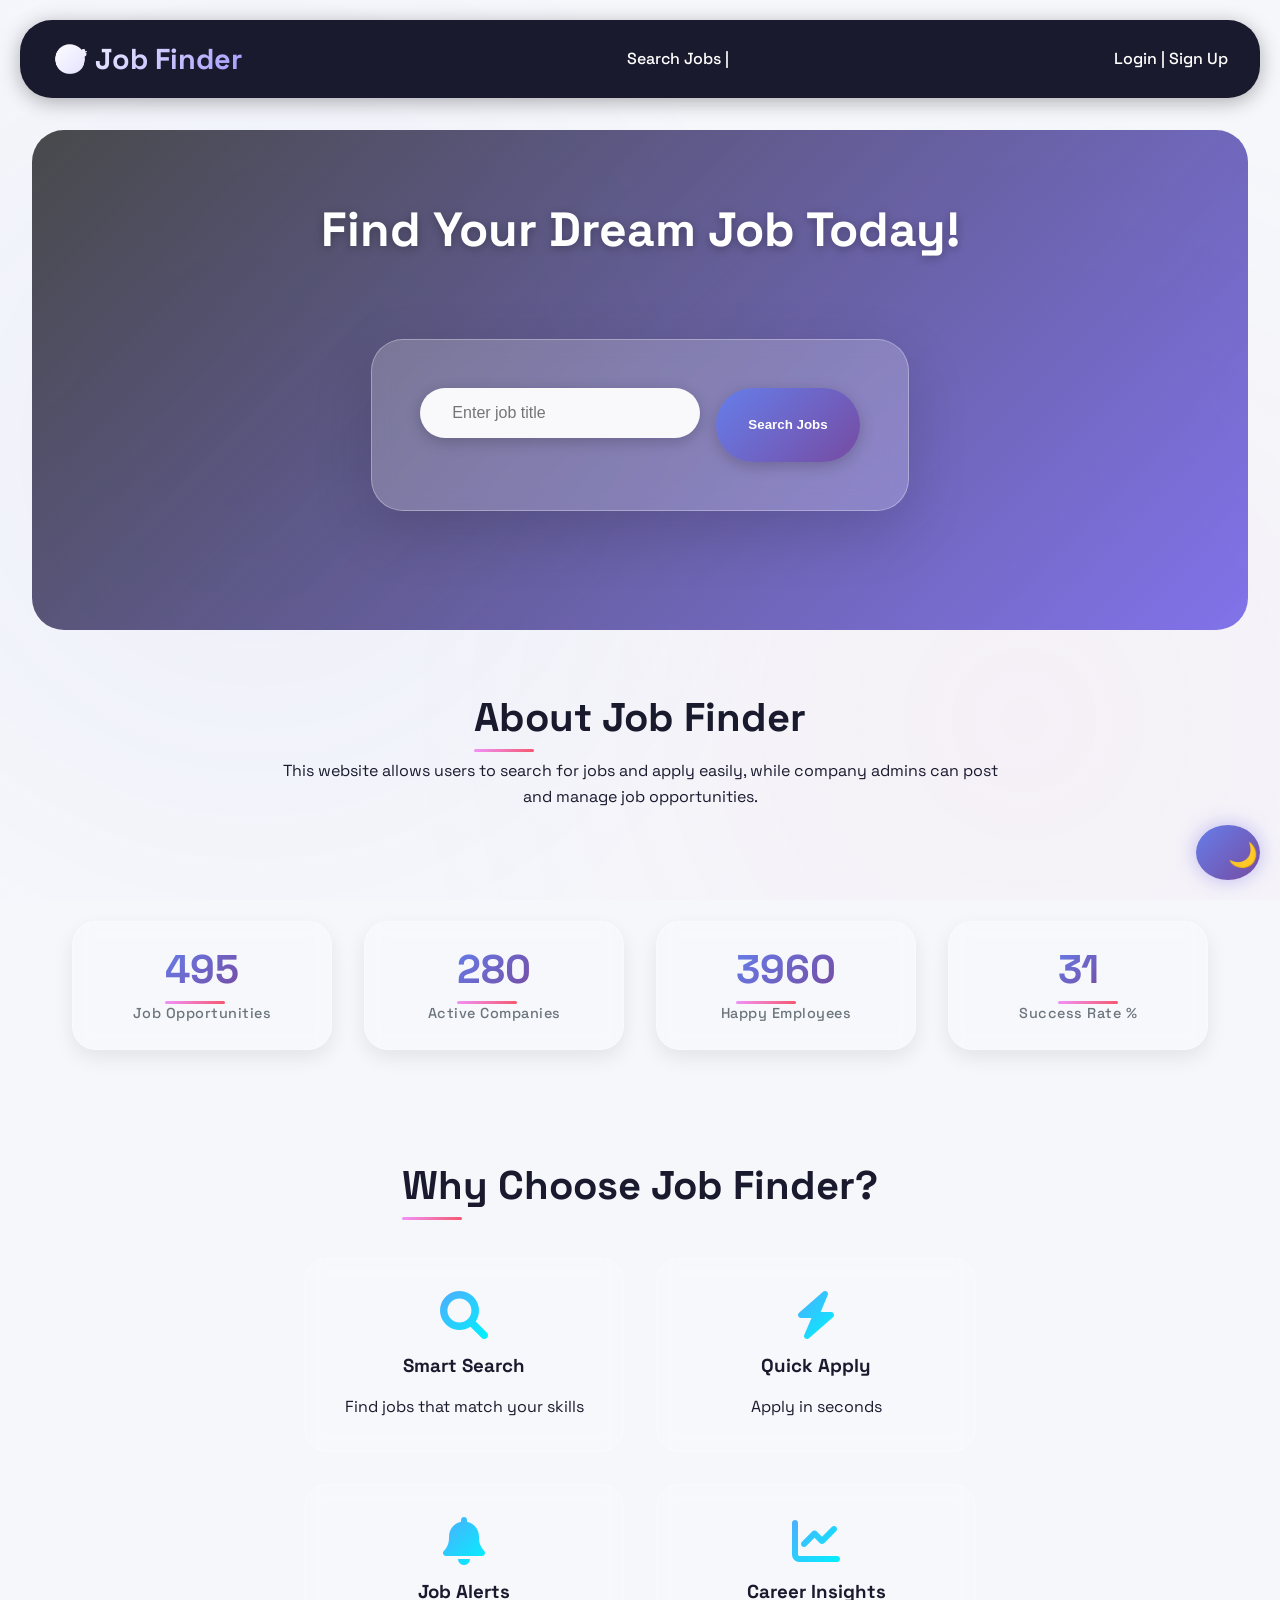
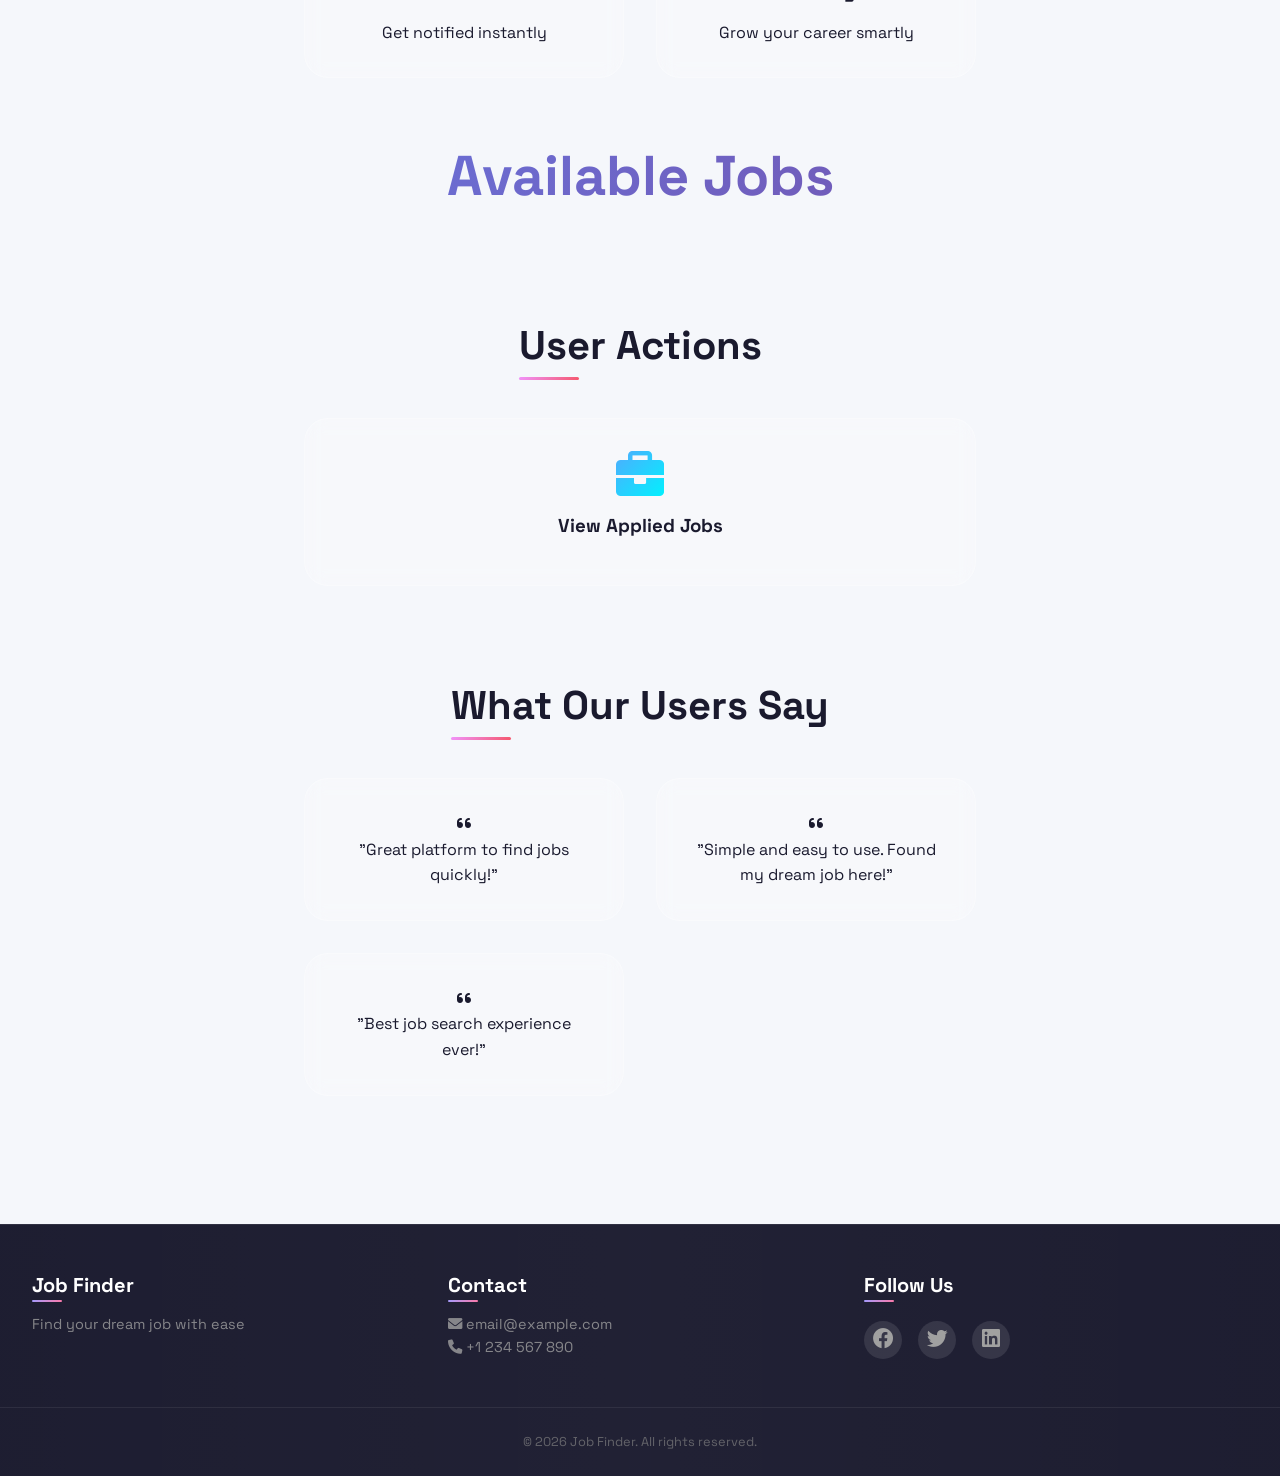
<file: index.html>
<!DOCTYPE html>
<html lang="en">

<head>
  <meta charset="UTF-8">
  <meta name="viewport" content="width=device-width, initial-scale=1.0">
  <title>Job Finder</title>

  <link rel="stylesheet" href="style/style2.css">
  <script src="js/index.js" defer></script>
  <script src="js/common.js" defer></script>
  <link rel="stylesheet" href="https://cdnjs.cloudflare.com/ajax/libs/font-awesome/6.0.0/css/all.min.css">
</head>

<body>

  <nav>
    <div class="nav-container">
      <div class="logo">
        <a href="index.html">🎯 Job Finder</a>
      </div>
    <div class="nav-links">
      <a href="job-Search.html"> Search Jobs |</a>
      <a href="my-applications.html" id="userNavLink" style="display: none;"> My Applications |</a>
      <a href="applied_jobs.html" id="adminNavLink" style="display: none;"> Candidates |</a>
      <a href="admin_dashboard.html" id="adminDashboardNav" style="display: none;"> Admin Dashboard |</a>
      <a href="admin-jobs.html" id="adminJobsNav" style="display: none;"> Manage Jobs |</a>
    </div>
      <div id="authArea" class="auth">
        <a href="login.html" class="login">Login | </a>
        <a href="signup.html" class="signup"> Sign Up</a>
      </div>
    </div>
  </nav>
  <header class="hero">
    <h1>Find Your Dream Job Today!</h1>

    <form action="job-Search.html" class="hero-search">
      <input type="text" placeholder="Enter job title">
      <button type="submit">Search Jobs</button>
    </form>
  </header>

  <section class="about">
    <h2>About Job Finder</h2>
    <p>This website allows users to search for jobs and apply easily, while company admins can post and manage job
      opportunities.</p>
  </section>

  <section class="stats">
    <div class="stat">
      <h2 class="counter" data-target="1500">0</h2>
      <p>Job Opportunities</p>
    </div>
    <div class="stat">
      <h2 class="counter" data-target="850">0</h2>
      <p>Active Companies</p>
    </div>
    <div class="stat">
      <h2 class="counter" data-target="12000">0</h2>
      <p>Happy Employees</p>
    </div>
    <div class="stat">
      <h2 class="counter" data-target="95">0</h2>
      <p>Success Rate %</p>
    </div>
  </section>

  <section class="features">
    <h2>Why Choose Job Finder?</h2>

    <div class="features-container">

      <div class="feature">
        <i class="fas fa-search"></i>
        <h3>Smart Search</h3>
        <p>Find jobs that match your skills</p>
      </div>

      <div class="feature">
        <i class="fas fa-bolt"></i>
        <h3>Quick Apply</h3>
        <p>Apply in seconds</p>
      </div>

      <div class="feature">
        <i class="fas fa-bell"></i>
        <h3>Job Alerts</h3>
        <p>Get notified instantly</p>
      </div>

      <div class="feature">
        <i class="fas fa-chart-line"></i>
        <h3>Career Insights</h3>
        <p>Grow your career smartly</p>
      </div>

    </div>
  </section>

  <h1>Available Jobs</h1>
  <section class="job-list"></section>
  <section class="actions">
    <h2>User Actions</h2>

    <div class="actions-container">
      <div class="action-card">
        <i class="fas fa-briefcase"></i>
        <h3>View Applied Jobs</h3>
        <a href="my-applications.html" id="userApplicationsLink" style="display: none;">Go →</a>
        <a href="applied_jobs.html" id="adminApplicationsLink" style="display: none;">Go →</a>
      </div>
      <div class="action-card admin-only-card" id="adminActionsCard" style="display: none;">
            <i class="fas fa-user-shield"></i>
            <h3>Admin Actions</h3>
            <a href="admin_dashboard.html">Go to Dashboard →</a>
      </div>
    </div>
  </section>

  <script>
    (function() {
        const currentUser = JSON.parse(localStorage.getItem("currentUser"));
        
        const userLink = document.getElementById("userApplicationsLink");
        const adminLink = document.getElementById("adminApplicationsLink");
        const adminCard = document.getElementById("adminActionsCard");
        
        const userNavLink = document.getElementById("userNavLink");
        const adminNavLink = document.getElementById("adminNavLink");
        const adminDashboardNav = document.getElementById("adminDashboardNav");
        const adminJobsNav = document.getElementById("adminJobsNav");
        
        if (currentUser) {
            if (currentUser.accountType === "admin") {
                if (adminLink) adminLink.style.display = "inline-block";
                if (adminCard) adminCard.style.display = "block";
                if (userLink) userLink.style.display = "none";
                
                if (adminNavLink) adminNavLink.style.display = "inline-block";
                if (adminDashboardNav) adminDashboardNav.style.display = "inline-block";
                if (adminJobsNav) adminJobsNav.style.display = "inline-block";
                if (userNavLink) userNavLink.style.display = "none";
                
            } else {
                if (userLink) userLink.style.display = "inline-block";
                if (adminLink) adminLink.style.display = "none";
                if (adminCard) adminCard.style.display = "none";
                
                if (userNavLink) userNavLink.style.display = "inline-block";
                if (adminNavLink) adminNavLink.style.display = "none";
                if (adminDashboardNav) adminDashboardNav.style.display = "none";
                if (adminJobsNav) adminJobsNav.style.display = "none";
            }
        } else {
            if (userLink) userLink.style.display = "none";
            if (adminLink) adminLink.style.display = "none";
            if (adminCard) adminCard.style.display = "none";
            if (userNavLink) userNavLink.style.display = "none";
            if (adminNavLink) adminNavLink.style.display = "none";
            if (adminDashboardNav) adminDashboardNav.style.display = "none";
            if (adminJobsNav) adminJobsNav.style.display = "none";
        }
    })();
</script>


  <section class="testimonials">
    <h2>What Our Users Say</h2>

    <div class="testimonials-container">

      <div class="testimonial-card">
        <i class="fas fa-quote-left"></i>
        <p>"Great platform to find jobs quickly!"</p>
      </div>

      <div class="testimonial-card">
        <i class="fas fa-quote-left"></i>
        <p>"Simple and easy to use. Found my dream job here!"</p>
      </div>

      <div class="testimonial-card">
        <i class="fas fa-quote-left"></i>
        <p>"Best job search experience ever!"</p>
      </div>

    </div>
  </section>
  <footer class="footer">

    <div class="footer-container">

      <!-- About -->
      <div class="footer-section">
        <h3>Job Finder</h3>
        <p>Find your dream job with ease</p>
      </div>

      <!-- Contact -->
      <div class="footer-section">
        <h3>Contact</h3>
        <p><i class="fas fa-envelope"></i> email@example.com</p>
        <p><i class="fas fa-phone"></i> +1 234 567 890</p>
      </div>

      <!-- Social -->
      <div class="footer-section">
        <h3>Follow Us</h3>
        <div class="social-icons">
          <a href="#"><i class="fab fa-facebook"></i></a>
          <a href="#"><i class="fab fa-twitter"></i></a>
          <a href="#"><i class="fab fa-linkedin"></i></a>
        </div>
      </div>

    </div>

    <div class="footer-bottom">
      <p>© 2026 Job Finder. All rights reserved.</p>
    </div>

  </footer>

</body>

</html>
</file>
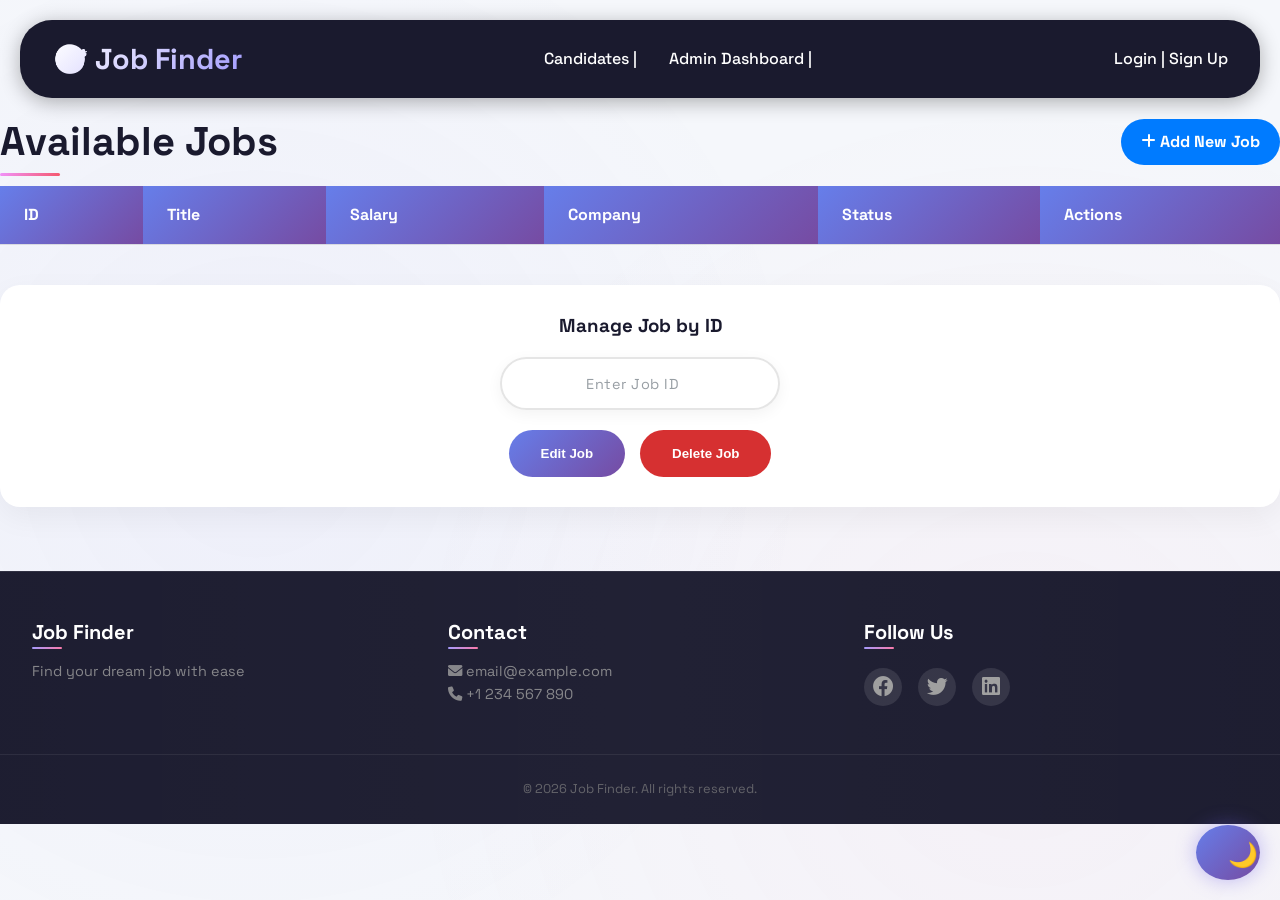
<file: admin-jobs.html>
<!DOCTYPE html>
<html>

<head>
    <title>Admin Jobs</title>
    <link rel="stylesheet" href="style/style2.css">
    <script src="js/admin-jobs.js" defer></script>
    <script src="js/common.js" defer></script>
    <link rel="stylesheet" href="https://cdnjs.cloudflare.com/ajax/libs/font-awesome/6.0.0/css/all.min.css">
</head>

<body>

    <nav>
        <div class="nav-container">
            <div class="logo">
                <a href="index.html">🎯 Job Finder</a>
            </div>
            <div class="nav-links">
                <a href="applied_jobs.html"> Candidates |</a>
                <a href="admin_dashboard.html"> Admin Dashboard |</a>
            </div>
            <div id="authArea" class="auth">
                <a href="login.html" class="login">Login | </a>
                <a href="signup.html" class="signup"> Sign Up</a>
            </div>
        </div>
    </nav>

    <div class="table-container">
        <div style="display: flex; justify-content: space-between; align-items: center; margin: 20px 0;">
            <h2 style="margin: 0;">Available Jobs</h2>
            <a href="add-job.html" class="btn-main"
                style="text-decoration: none; background: #007bff; color: white; padding: 10px 20px; border-radius: 25px; font-weight: bold;">
                <i class="fas fa-plus"></i> Add New Job
            </a>
        </div>

        <table id="jobsTable">
        </table>

        <div class="manage-id-section"
            style="margin-top: 40px; text-align: center; background: white; padding: 30px; border-radius: 20px; box-shadow: 0 10px 30px rgba(0,0,0,0.05);">
            <h3>Manage Job by ID</h3>
            <div style="margin: 20px 0;">
                <input type="number" id="jobIdInput" placeholder="Enter Job ID">
            </div>
            <div style="display: flex; justify-content: center; gap: 15px;">
                <button onclick="editJobById(document.getElementById('jobIdInput').value)" class="btn-action edit-link">
                    Edit Job
                </button>
                <button onclick="deleteJobById(document.getElementById('jobIdInput').value)"
                    class="btn-action delete-link">Delete Job
                </button>
            </div>
        </div>
    </div>

    <footer class="footer">
        <div class="footer-container">
            <div class="footer-section">
                <h3>Job Finder</h3>
                <p>Find your dream job with ease</p>
            </div>
            <div class="footer-section">
                <h3>Contact</h3>
                <p><i class="fas fa-envelope"></i> email@example.com</p>
                <p><i class="fas fa-phone"></i> +1 234 567 890</p>
            </div>
            <div class="footer-section">
                <h3>Follow Us</h3>
                <div class="social-icons">
                    <a href="#"><i class="fab fa-facebook"></i></a>
                    <a href="#"><i class="fab fa-twitter"></i></a>
                    <a href="#"><i class="fab fa-linkedin"></i></a>
                </div>
            </div>
        </div>
        <div class="footer-bottom">
            <p>© 2026 Job Finder. All rights reserved.</p>
        </div>
    </footer>

</body>

</html>
</file>
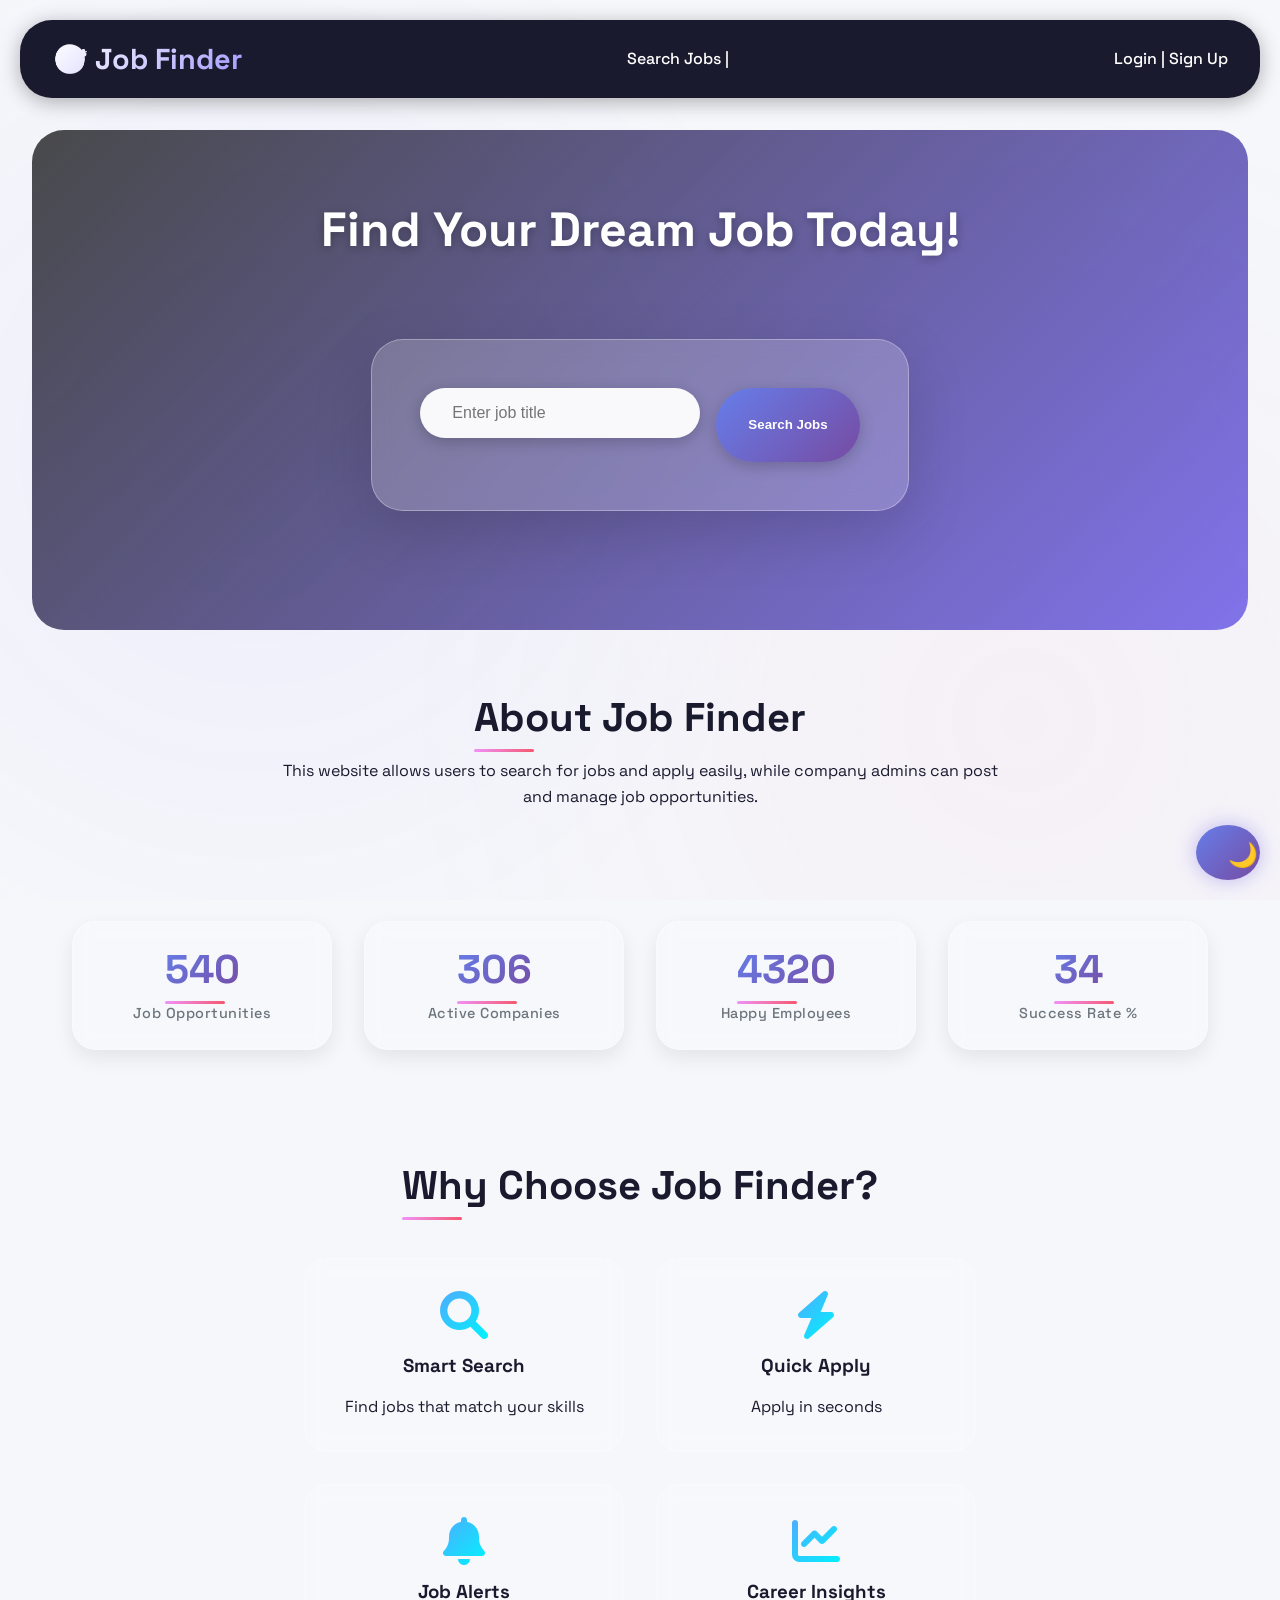
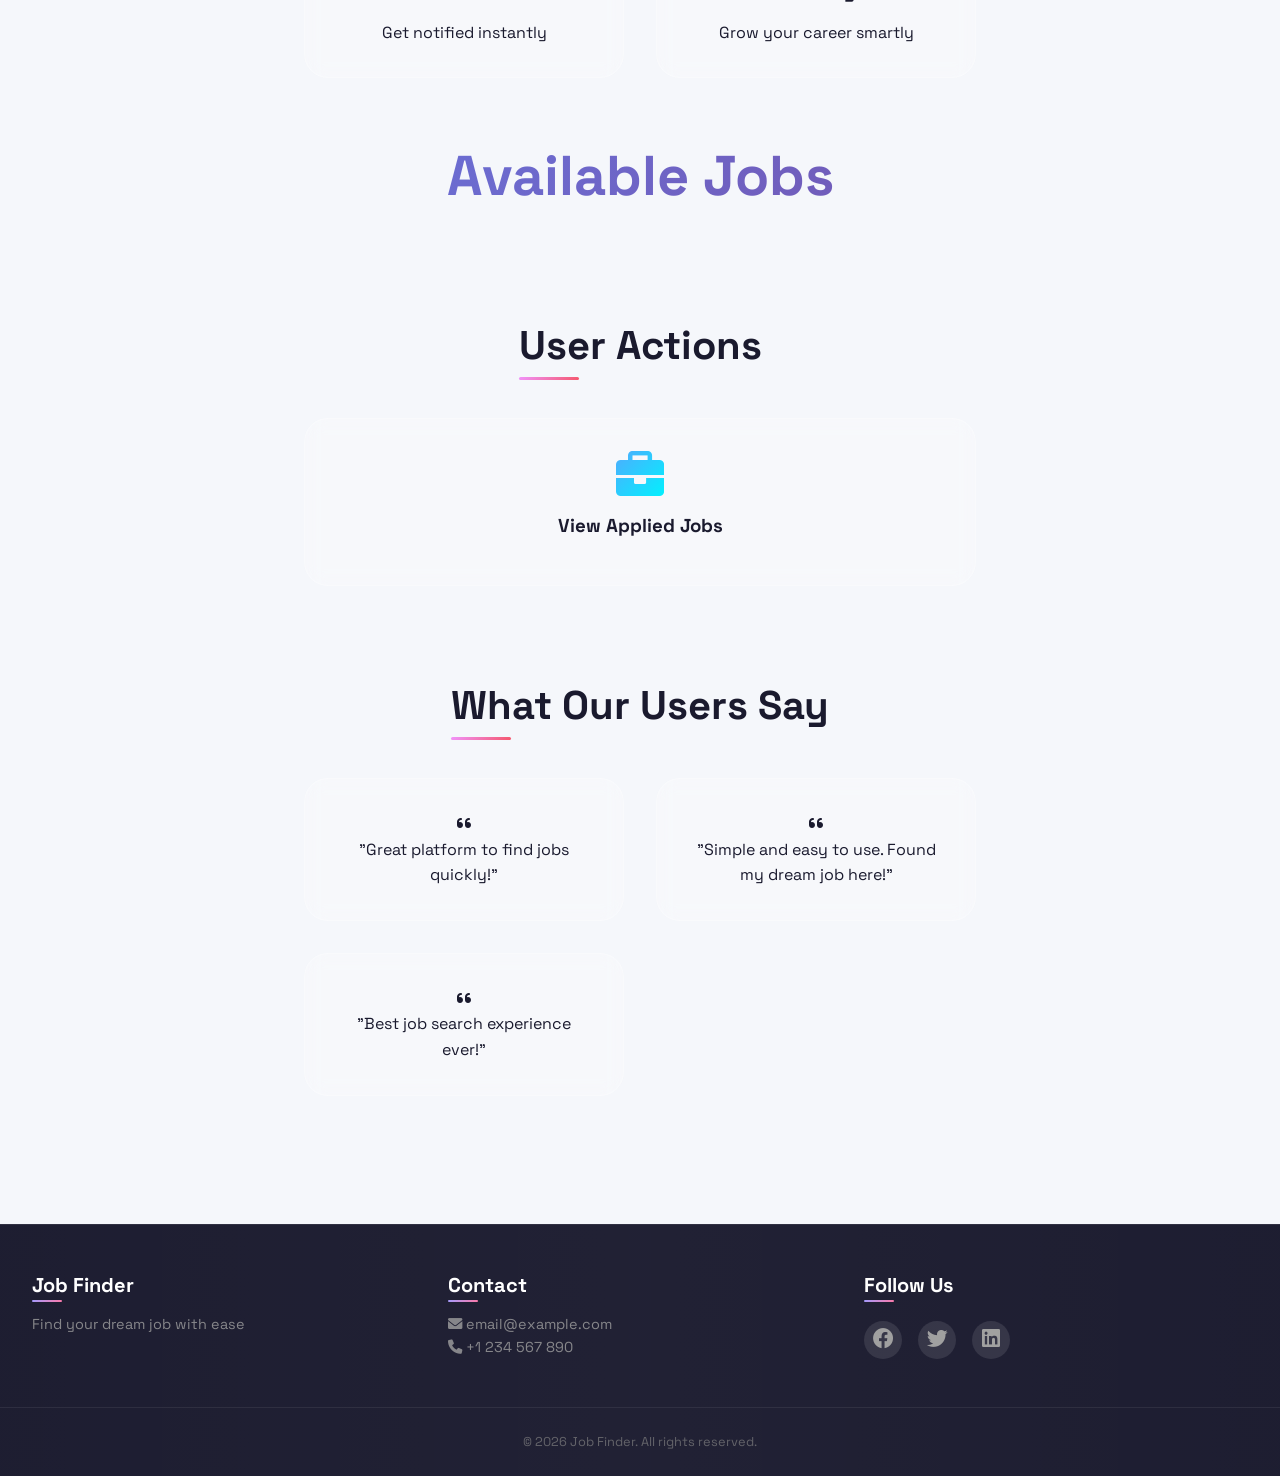
<file: admin_dashboard.html>
<!DOCTYPE html>
<html>

<head>
  <title>Admin Dashboard</title>
  <meta charset="UTF-8">
  <link rel="stylesheet" href="style/style2.css">
  <script src="js/dashboard.js" defer></script>
  <script src="js/common.js" defer></script>
  <link rel="stylesheet" href="https://cdnjs.cloudflare.com/ajax/libs/font-awesome/6.0.0/css/all.min.css">
</head>

<body>
  <script>
    document.addEventListener("DOMContentLoaded", function() {
        const currentUser = JSON.parse(localStorage.getItem("currentUser"));
        if (!currentUser || currentUser.accountType !== "admin") {
            alert("⛔ Access Denied! Admin only.");
            window.location.href = "index.html";
        }
    });
</script>

  <!-- Navigation Bar -->
  <nav>
    <div class="nav-container">
      <div class="logo">
        <a href="index.html">🎯 Job Finder</a>
      </div>
      <div class="nav-links">
        <a href="applied_jobs.html">Candidates |</a>
        <a href="admin-jobs.html"> Manage Jobs |</a>
      </div>
      <div id="authArea" class="auth">
        <a href="login.html" class="login">Login | </a>
        <a href="signup.html" class="signup"> Sign Up</a>
      </div>
    </div>
  </nav>

  <!-- Dashboard Header -->
  <div class="dashboard-header">
    <h1><i class="fas fa-tachometer-alt"></i> Admin Dashboard</h1>
    <p>Welcome back! Here's what's happening with your platform.</p>
  </div>

  <!-- Statistics Cards -->
  <div class="stats-grid">
    <div class="stat-card">
      <i class="fas fa-users"></i>
      <div class="stat-info">
        <h3 id="totalUsers">0</h3>
        <p>Total Users</p>
      </div>
    </div>
    <div class="stat-card">
      <i class="fas fa-user-shield"></i>
      <div class="stat-info">
        <h3 id="adminCount">0</h3>
        <p>Admins</p>
      </div>
    </div>
    <div class="stat-card">
      <i class="fas fa-user"></i>
      <div class="stat-info">
        <h3 id="regularUsers">0</h3>
        <p>Regular Users</p>
      </div>
    </div>
    <div class="stat-card">
      <i class="fas fa-briefcase"></i>
      <div class="stat-info">
        <h3 id="totalJobs">0</h3>
        <p>Total Jobs</p>
      </div>
    </div>
    <div class="stat-card">
      <i class="fas fa-door-open"></i>
      <div class="stat-info">
        <h3 id="openJobs">0</h3>
        <p>Open Jobs</p>
      </div>
    </div>
    <div class="stat-card">
      <i class="fas fa-file-alt"></i>
      <div class="stat-info">
        <h3 id="totalApplications">0</h3>
        <p>Applications</p>
      </div>
    </div>
  </div>

  <!-- Main Dashboard Content -->
  <div class="dashboard-container">

    <!-- Users Table Section -->
    <div class="dashboard-section">
      <div class="section-header">
        <h2><i class="fas fa-users-cog"></i> Registered Users</h2>
        <a href="signup.html" class="btn-add-user">
          <i class="fas fa-plus"></i> Add User
        </a>
      </div>
      <div class="table-wrapper">
        <table class="users-table">
          <thead>
            <tr>
              <th>#</th>
              <th>Username</th>
              <th>Email</th>
              <th>Type</th>
              <th>Company</th>
              <th>Actions</th>
            </tr>
          </thead>
          <tbody id="usersTableBody">
            <!-- Will be populated by JavaScript -->
          </tbody>
        </table>
      </div>
    </div>

    <!-- Recent Activity Section -->
    <div class="dashboard-section">
      <div class="section-header">
        <h2><i class="fas fa-clock"></i> Recent Activity</h2>
      </div>
      <div id="activityList" class="activity-container">
        <!-- Will be populated by JavaScript -->
      </div>
    </div>

  </div>

  <!-- Quick Actions -->
  <div class="quick-actions">
    <a href="admin-jobs.html" class="quick-action-btn">
      <i class="fas fa-briefcase"></i>
      <span>Manage Jobs</span>
    </a>
    <a href="add-job.html" class="quick-action-btn">
      <i class="fas fa-plus-circle"></i>
      <span>Add New Job</span>
    </a>
    <a href="applied_jobs.html" class="quick-action-btn">
      <i class="fas fa-file-signature"></i>
      <span>View Applications</span>
    </a>
  </div>

  <!-- Footer -->
  <footer class="footer">
    <div class="footer-container">
      <div class="footer-section">
        <h3>Job Finder</h3>
        <p>Find your dream job with ease</p>
      </div>
      <div class="footer-section">
        <h3>Contact</h3>
        <p><i class="fas fa-envelope"></i> email@example.com</p>
        <p><i class="fas fa-phone"></i> +1 234 567 890</p>
      </div>
      <div class="footer-section">
        <h3>Follow Us</h3>
        <div class="social-icons">
          <a href="#"><i class="fab fa-facebook"></i></a>
          <a href="#"><i class="fab fa-twitter"></i></a>
          <a href="#"><i class="fab fa-linkedin"></i></a>
        </div>
      </div>
    </div>
    <div class="footer-bottom">
      <p>© 2026 Job Finder. All rights reserved.</p>
    </div>
  </footer>

</body>

</html>
</file>
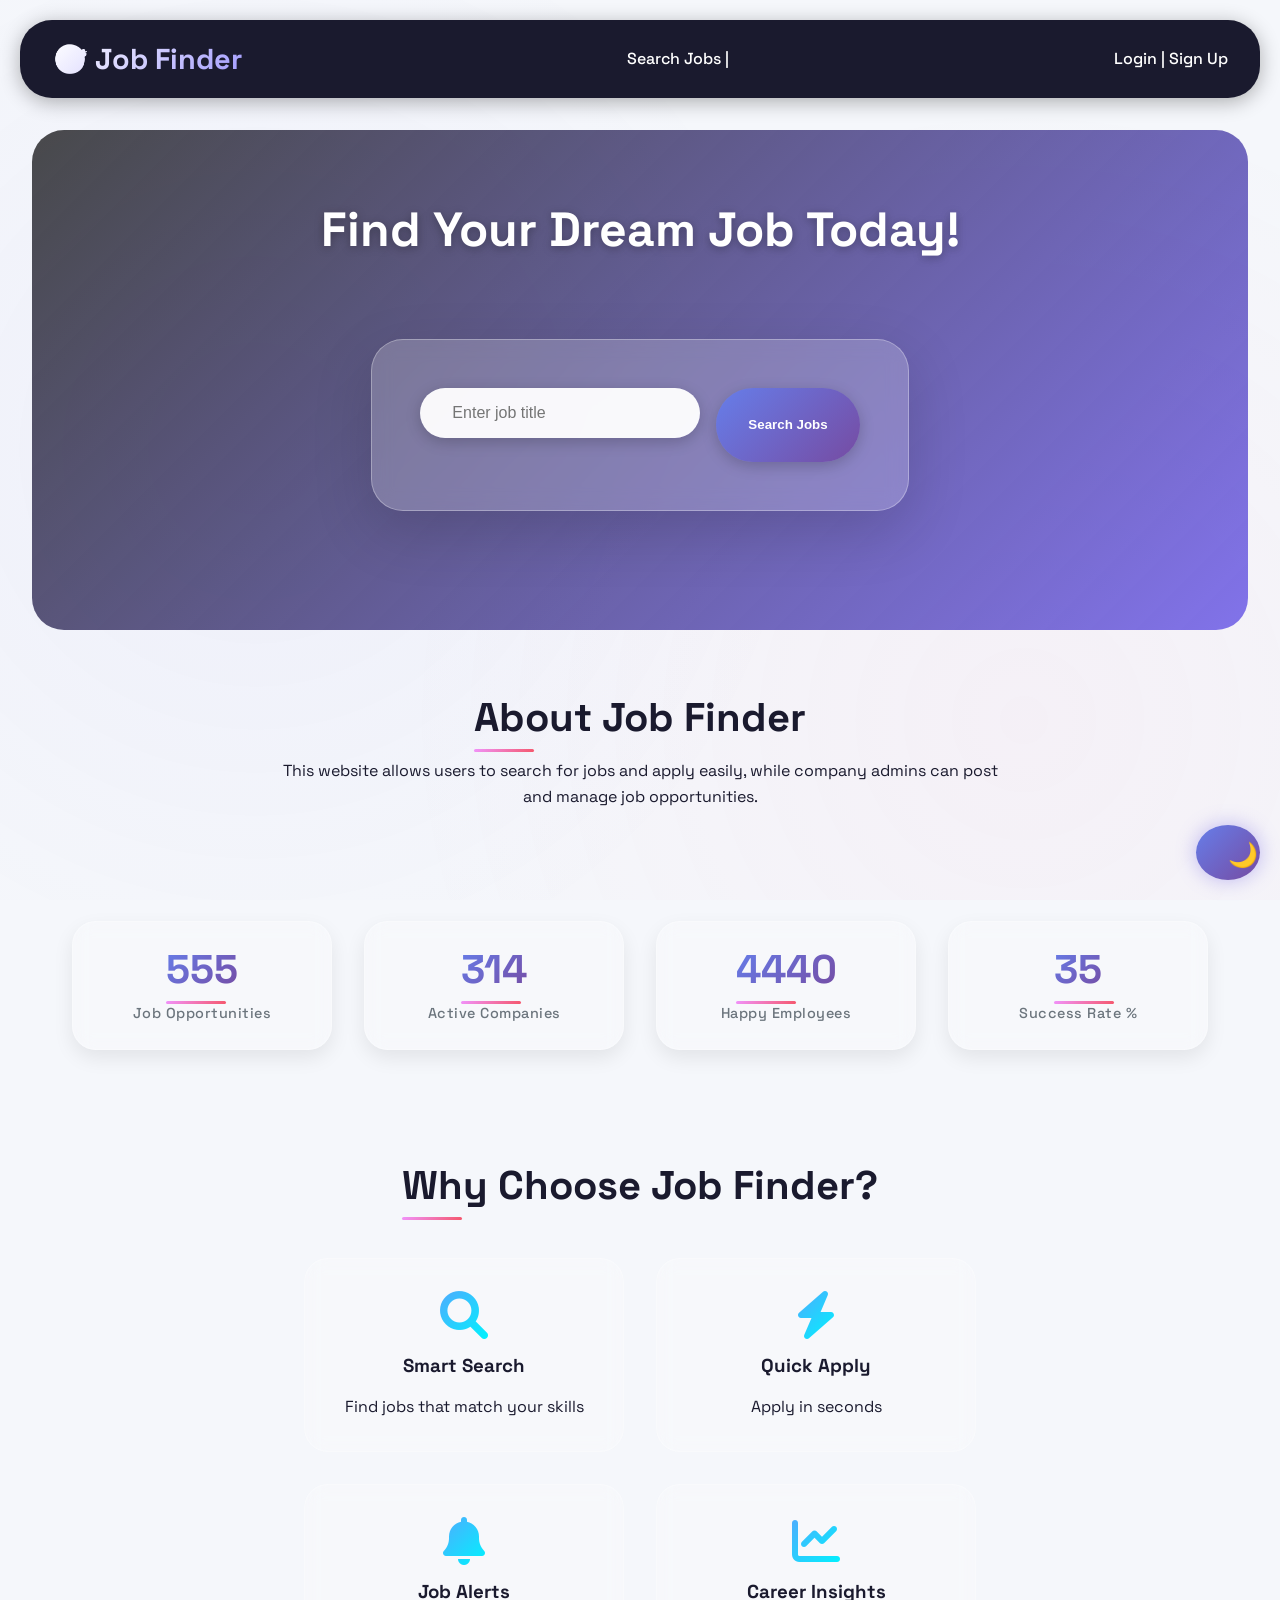
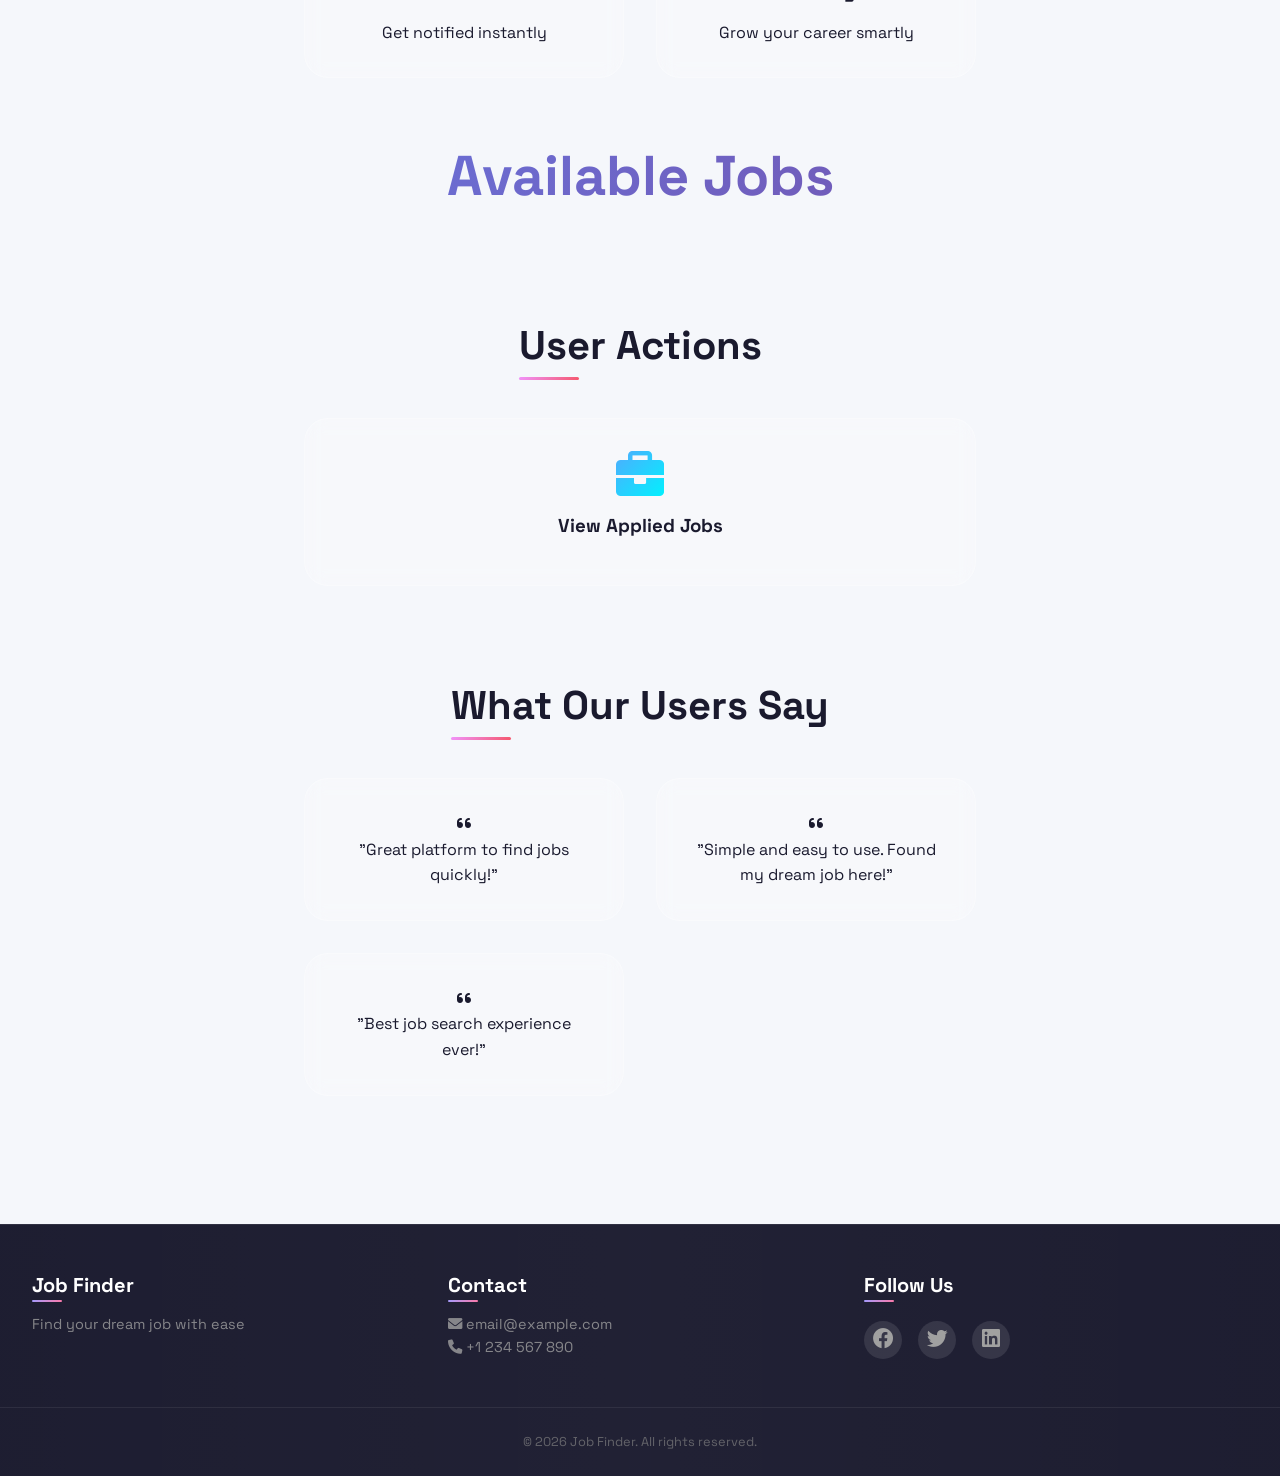
<file: applied_jobs.html>
<!DOCTYPE html>
<html>

<head>
  <meta charset="UTF-8">
  <title>Applied Users | Admin Only</title>
  <link rel="stylesheet" href="style/style2.css">
  <script src="js/appliedjobs.js" defer></script>
  <script src="js/common.js" defer></script>
  <link rel="stylesheet" href="https://cdnjs.cloudflare.com/ajax/libs/font-awesome/6.0.0/css/all.min.css">
</head>

<body>
  <script>
    document.addEventListener("DOMContentLoaded", function () {
      const currentUser = JSON.parse(localStorage.getItem("currentUser"));
      if (!currentUser || currentUser.accountType !== "admin") {
        alert("⛔ Access Denied! Admin only.");
        window.location.href = "index.html";
      }
    });
  </script>

  <nav>
    <div class="nav-container">
      <div class="logo">
        <a href="index.html">🎯 Job Finder</a>
      </div>
      <div class="nav-links">
        <a href="admin_dashboard.html"> Admin Dashboard |</a>
        <a href="admin-jobs.html"> Manage Jobs |</a>
      </div>
      <div id="authArea" class="auth">
        <a href="login.html" class="login">Login |</a>
        <a href="signup.html" class="signup"> Sign Up</a>
      </div>
    </div>
  </nav>

  <div class="applied-header">
    <h1><i class="fas fa-users"></i> Candidates</h1>
    <p>View and manage applicants for your company's jobs</p>
  </div>

  <div class="applied-stats">
    <div class="applied-stat-card">
      <i class="fas fa-file-signature"></i>
      <div class="stat-content">
        <h3 id="totalApplications">0</h3>
        <p>Total Applications</p>
      </div>
    </div>
    <div class="applied-stat-card">
      <i class="fas fa-briefcase"></i>
      <div class="stat-content">
        <h3 id="uniqueJobsCount">0</h3>
        <p>Your Jobs</p>
      </div>
    </div>
    <div class="applied-stat-card">
      <i class="fas fa-clock"></i>
      <div class="stat-content">
        <h3 id="pendingCount">0</h3>
        <p>Pending</p>
      </div>
    </div>
  </div>

  <!-- Filter Buttons -->
  <div class="filter-container">
    <button class="filter-btn active" data-filter="all">All</button>
    <button class="filter-btn" data-filter="pending">Pending</button>
    <button class="filter-btn" data-filter="approved">Accepted</button>
    <button class="filter-btn" data-filter="rejected">Rejected</button>
  </div>

  <div id="appliedJobsContainer" class="applications-container"></div>

  <footer class="footer">
    <div class="footer-container">
      <div class="footer-section">
        <h3>Job Finder</h3>
        <p>Find your dream job with ease</p>
      </div>
      <div class="footer-section">
        <h3>Contact</h3>
        <p><i class="fas fa-envelope"></i> email@example.com</p>
        <p><i class="fas fa-phone"></i> +1 234 567 890</p>
      </div>
      <div class="footer-section">
        <h3>Follow Us</h3>
        <div class="social-icons">
          <a href="#"><i class="fab fa-facebook"></i></a>
          <a href="#"><i class="fab fa-twitter"></i></a>
          <a href="#"><i class="fab fa-linkedin"></i></a>
        </div>
      </div>
    </div>
    <div class="footer-bottom">
      <p>© 2026 Job Finder. All rights reserved.</p>
    </div>
  </footer>

</body>

</html>
</file>
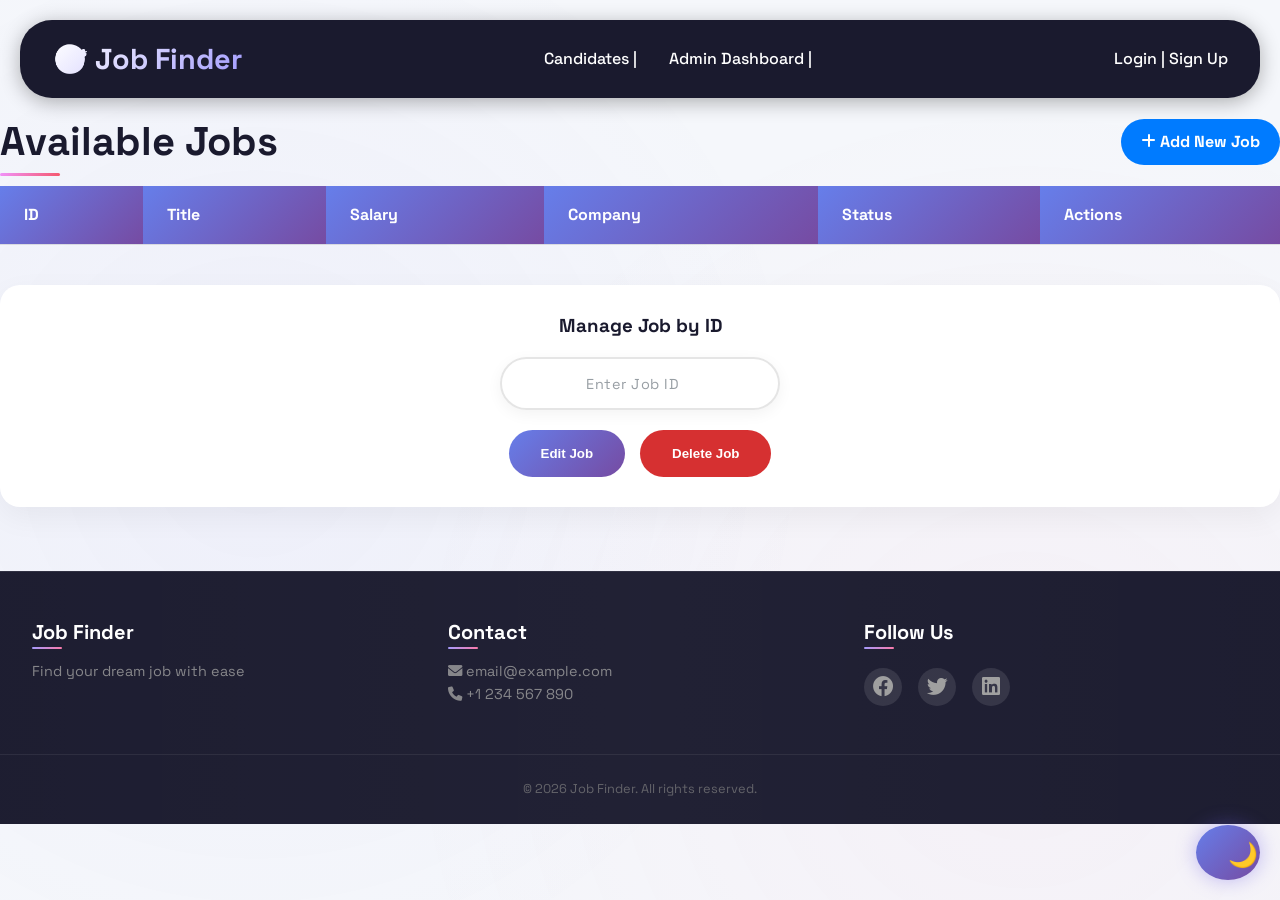
<file: edit-job.html>
<!DOCTYPE html>
<html lang="en">

<head>
    <meta charset="UTF-8">
    <link rel="stylesheet" href="style/style2.css">
    <script src="js/edit-job.js"></script>
    <script src="js/common.js" defer></script>
    <link rel="stylesheet" href="https://cdnjs.cloudflare.com/ajax/libs/font-awesome/6.0.0/css/all.min.css">

    <meta charset="UTF-8">
    <title>Edit Job</title>
</head>

<body>
    <!-- Navigation Bar -->

    <header>
        <nav>
            <div class="nav-container">
                <div class="logo">
                    <a href="index.html">🎯 Job Finder</a>
                </div>
                <div class="nav-links">
                    <a href="admin_dashboard.html"> Admin Dashboard |</a>
                    <a href="admin-jobs.html"> Manage Jobs |</a>
                </div>
                <div id="authArea" class="auth">
                    <a href="login.html" class="login">Login |</a>
                    <a href="signup.html" class="signup"> Sign Up</a>
                </div>
            </div>
        </nav>
    </header>

    <h1> Edit Job</h1> <br>

    <form action="#" method="post" style="width: 100%; margin: auto;">

        <!-- Job Details -->

        <label for="job-id">Job ID: </label>
        <input type="text" id="job-id" name="job-id" disabled style="width: 21%;"><br>

        <label for="job-title">Job Title: </label>
        <input type="text" id="job-title" name="job-title" required style="width: 30%;"><br>

        <label for="salary">Salary: </label>
        <input type="number" id="salary" name="salary" required style="width: 30%;"><br>

        <label for="company">Company: </label>
        <input type="text" id="company" name="company" required style="width: 30%;"><br>

        <label for="job-status">Job Status: </label>
        <select id="job-status" name="job-status" style="width: 15%;">
            <option value="open">Open</option>
            <option value="closed">Closed</option>
        </select><br>

        <label for="description">Job Description: </label><br>
        <textarea id="description" name="description" rows="4" cols="50" required></textarea>

        <input type="submit" value="Update Job">
    </form>

        <footer class="footer">

            <div class="footer-container">

                <!-- About -->
                <div class="footer-section">
                    <h3>Job Finder</h3>
                    <p>Find your dream job with ease</p>
                </div>

                <!-- Contact -->
                <div class="footer-section">
                    <h3>Contact</h3>
                    <p><i class="fas fa-envelope"></i> email@example.com</p>
                    <p><i class="fas fa-phone"></i> +1 234 567 890</p>
                </div>

                <!-- Social -->
                <div class="footer-section">
                    <h3>Follow Us</h3>
                    <div class="social-icons">
                        <a href="#"><i class="fab fa-facebook"></i></a>
                        <a href="#"><i class="fab fa-twitter"></i></a>
                        <a href="#"><i class="fab fa-linkedin"></i></a>
                    </div>
                </div>

            </div>

            <div class="footer-bottom">
                <p>© 2026 Job Finder. All rights reserved.</p>
            </div>

        </footer>
</body>

</html>
</file>
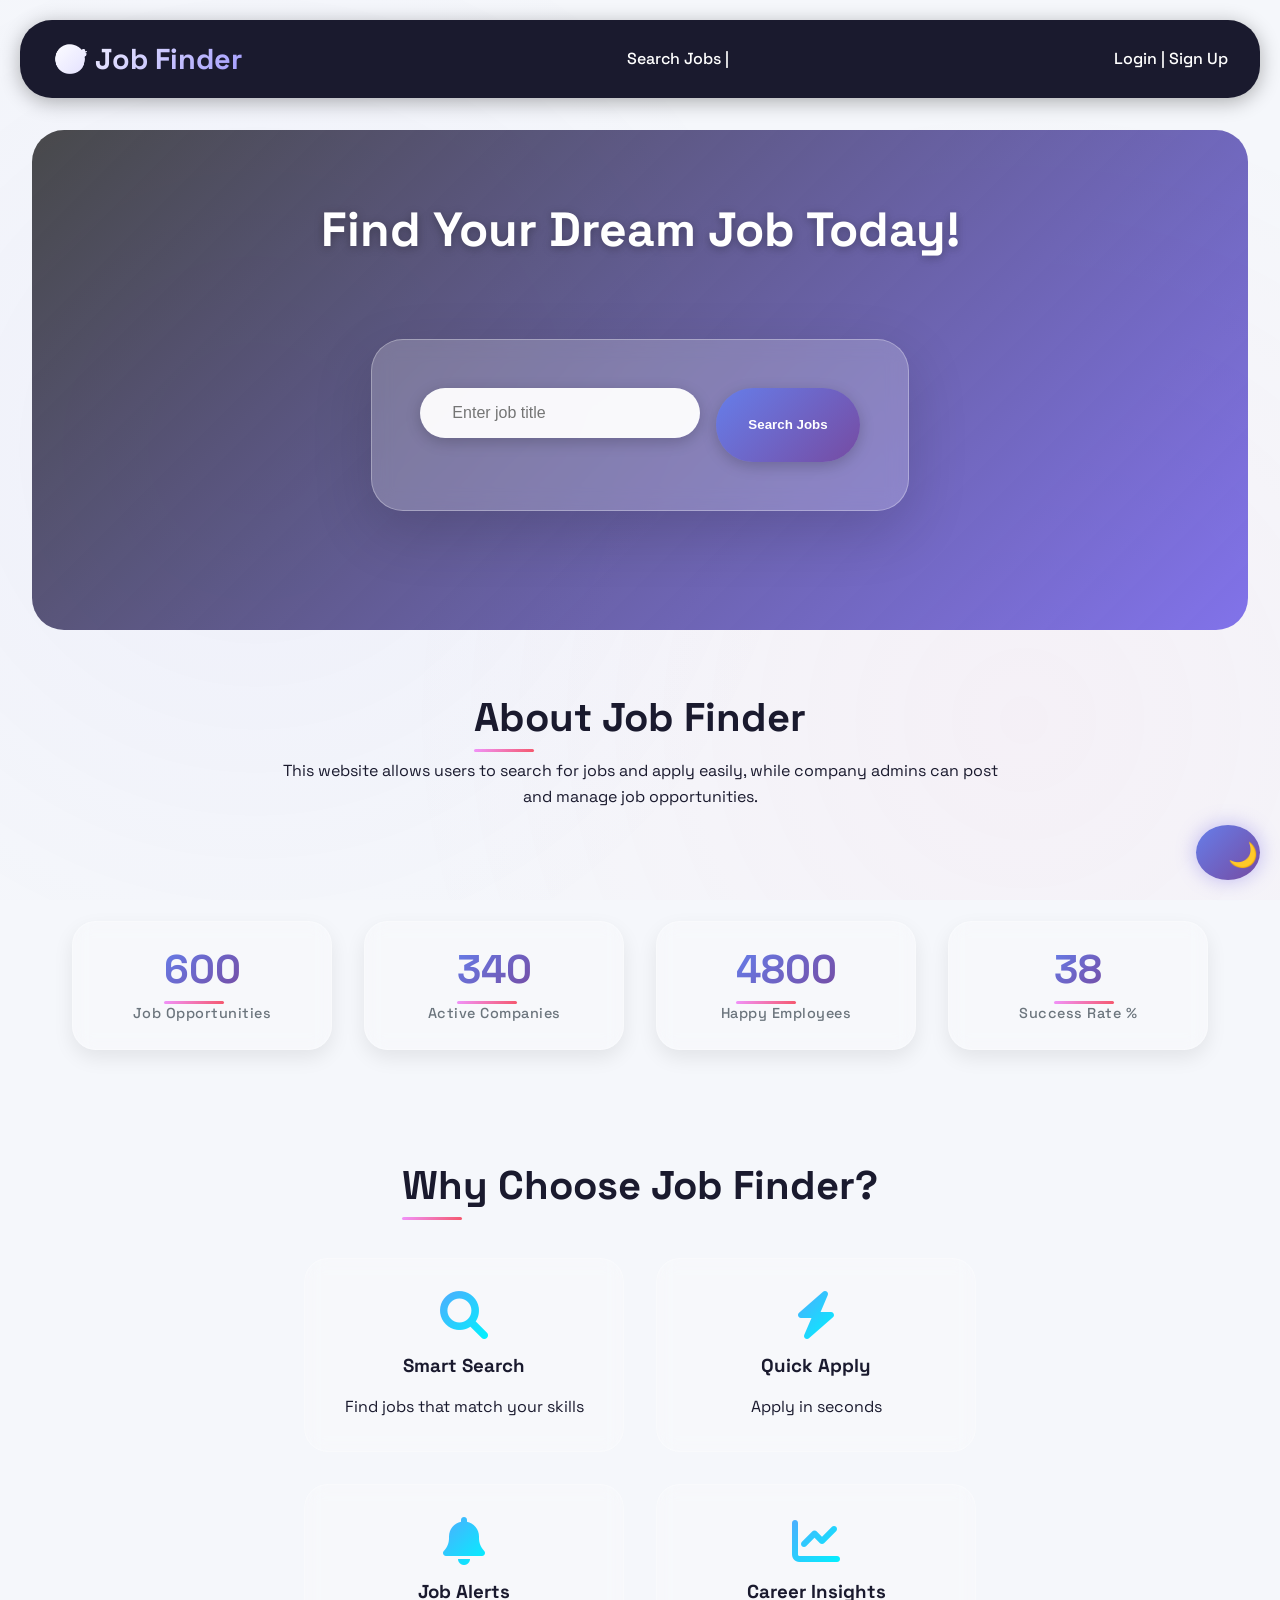
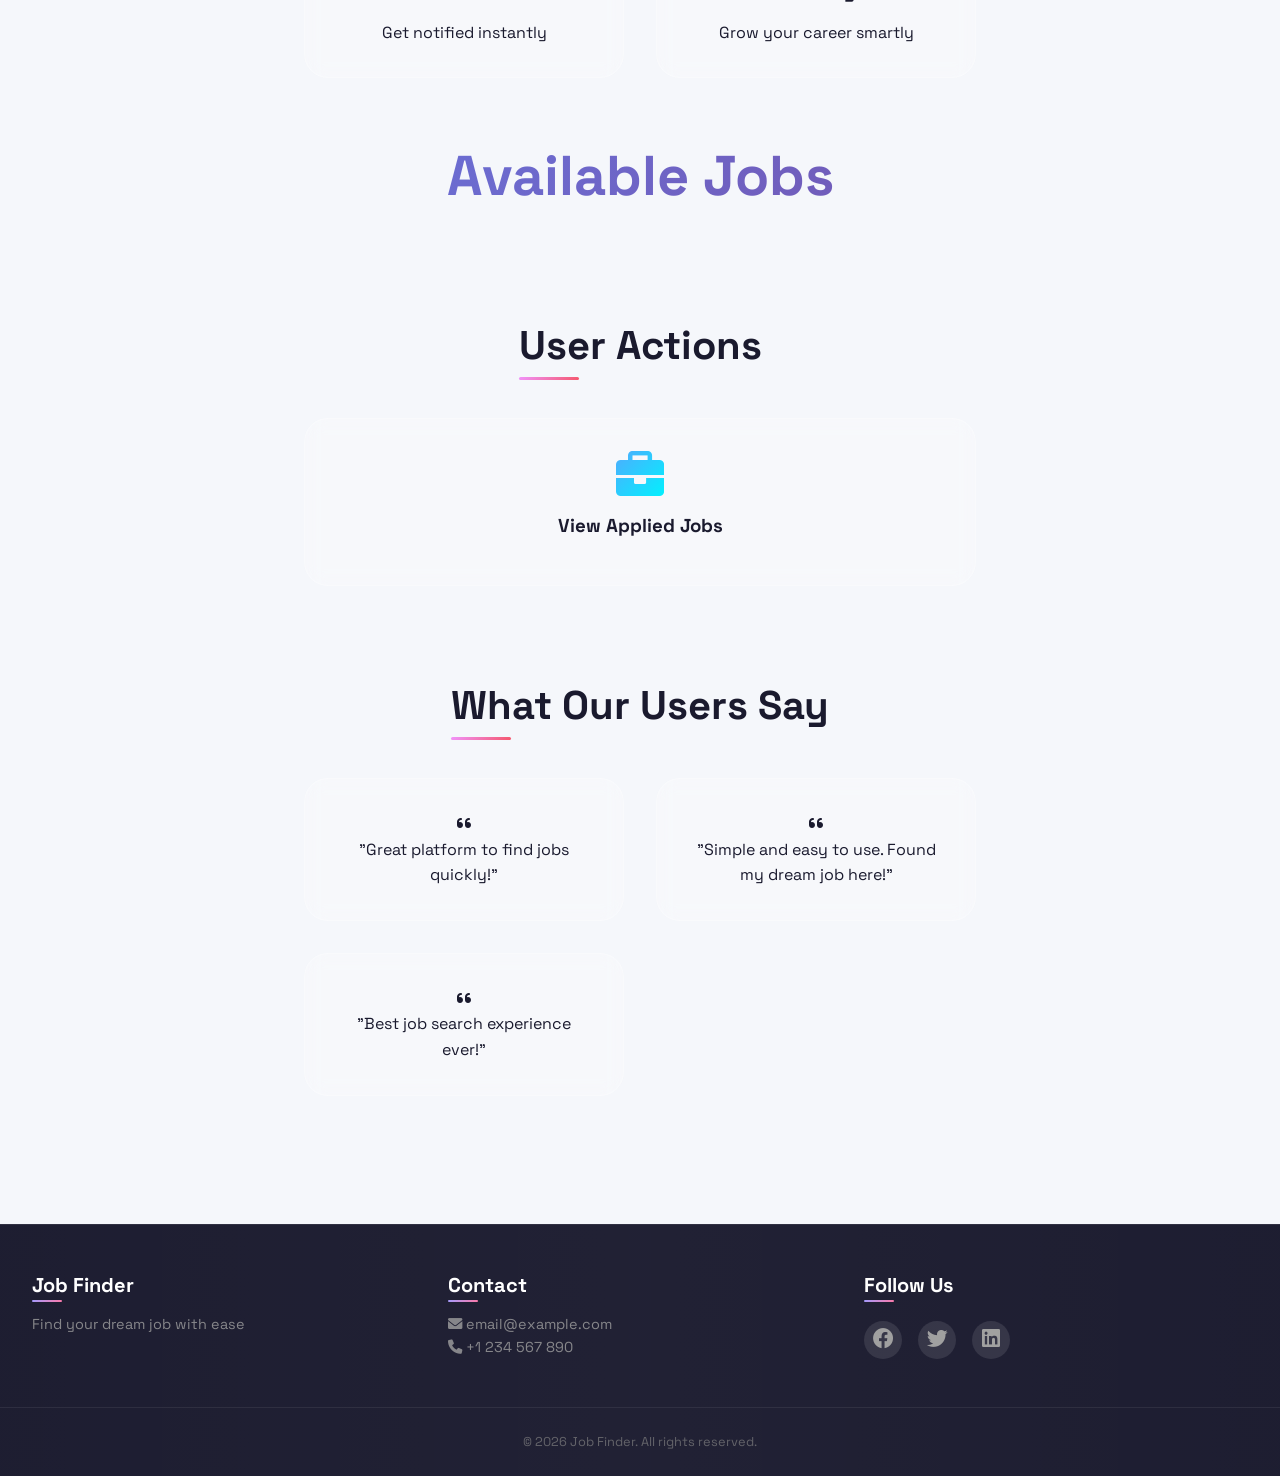
<file: job-details.html>
<!DOCTYPE html>
<html lang="en">

<head>
  <meta charset="UTF-8">
  <title>Job Details</title>

  <link rel="stylesheet" href="style/style2.css">
  <script src="js/job-details.js" defer></script>
  <script src="js/common.js" defer></script>
  <link rel="stylesheet" href="https://cdnjs.cloudflare.com/ajax/libs/font-awesome/6.0.0/css/all.min.css">

</head>

<body>

  <nav>
    <div class="nav-container">
      <div class="logo">
        <a href="index.html">🎯 Job Finder</a>
      </div>
      <div class="nav-links">
        <a href="job-Search.html">Search Jobs |</a>
        <a href="my-applications.html" class="user-only"> My Applications |</a>
        <a href="applied_jobs.html" class="admin-only"> Candidates |</a>
        <a href="admin_dashboard.html" class="admin-only"> Admin Dashboard |</a>
        <a href="admin-jobs.html" class="admin-only"> Admin Jobs |</a>
      </div>
      <div id="authArea" class="auth">
        <a href="login.html" class="login">Login | </a>
        <a href="signup.html" class="signup"> Sign Up</a>
      </div>
    </div>
  </nav>
  <section class="job-details-container">
    <div class="job-details-wrapper">

      <!-- الصورة والتفاصيل الأساسية -->
      <div class="job-details-header">
        <div class="job-details-info">
          <h1 id="title"></h1>
          <p id="company"></p>
          <p id="salary"></p>
          <p id="status"></p>
        </div>
        <img id="job-image" class="job-details-image" alt="Job Image">
      </div>

      <!-- الوصف -->
      <div class="job-details-section">
        <h2><i class="fas fa-align-left"></i> Description</h2>
        <p id="description"></p>
      </div>

      <!-- نموذج التقديم -->
      <div class="job-details-section">
        <h2><i class="fas fa-paper-plane"></i> Apply Now</h2>
        <form id="applyForm">
          <input type="text" name="fullname" placeholder="Full Name" required>
          <input type="email" name="email" placeholder="Email" required>
          <input type="number" name="experience" placeholder="Years of Experience" required>
          <button type="submit">Submit Application</button>
        </form>
      </div>

    </div>
  </section>
  <footer class="footer">

    <div class="footer-container">

      <!-- About -->
      <div class="footer-section">
        <h3>Job Finder</h3>
        <p>Find your dream job with ease</p>
      </div>

      <!-- Contact -->
      <div class="footer-section">
        <h3>Contact</h3>
        <p><i class="fas fa-envelope"></i> email@example.com</p>
        <p><i class="fas fa-phone"></i> +1 234 567 890</p>
      </div>

      <!-- Social -->
      <div class="footer-section">
        <h3>Follow Us</h3>
        <div class="social-icons">
          <a href="#"><i class="fab fa-facebook"></i></a>
          <a href="#"><i class="fab fa-twitter"></i></a>
          <a href="#"><i class="fab fa-linkedin"></i></a>
        </div>
      </div>

    </div>

    <div class="footer-bottom">
      <p>© 2026 Job Finder. All rights reserved.</p>
    </div>

  </footer>
</body>

</html>
</file>
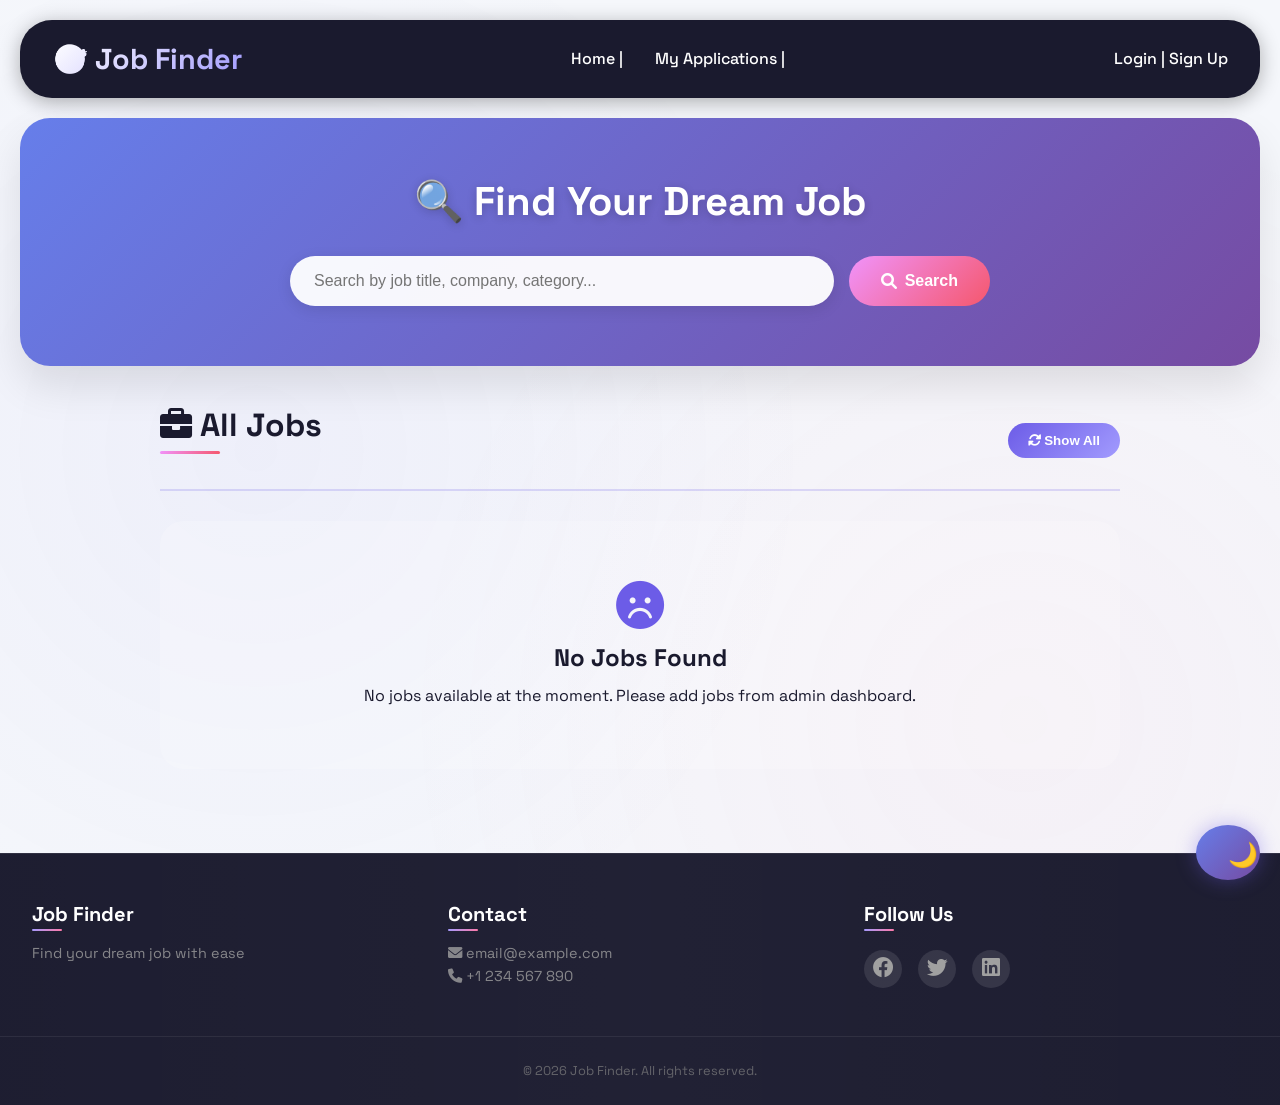
<file: Job-Search.html>
<!DOCTYPE html>
<html>

<head>
    <meta charset="UTF-8" />
    <title>User Job Search</title>
    <link rel="stylesheet" href="style/style2.css">
    <script src="js/search.js"></script>
    <script src="js/common.js" defer></script>
    <link rel="stylesheet" href="https://cdnjs.cloudflare.com/ajax/libs/font-awesome/6.0.0/css/all.min.css">
</head>

<body>

    <!-- ========== NAVIGATION BAR ========== -->
    <nav>
        <div class="nav-container">
            <div class="logo">
                <a href="index.html">🎯 Job Finder</a>
            </div>
            <div class="nav-links">
                <a href="index.html">Home |</a>
                <a href="applied_jobs.html" class="admin-only">Candidates |</a>
                <a href="my-applications.html" z class="user-only"> My Applications |</a>
                <a href="admin_dashboard.html" class="admin-only"> Admin Dashboard |</a>
                <a href="admin-jobs.html" class="admin-only"> Admin Jobs |</a>
            </div>
            <div id="authArea" class="auth">
                <a href="login.html" class="login">Login |</a>
                <a href="signup.html" class="signup"> Sign Up</a>
            </div>
        </div>
    </nav>

    <!-- Hero Search Section -->
    <div class="hero-search-section">
        <div class="hero-search-container">
            <h1 class="search-title">🔍 Find Your Dream Job</h1>
            <div class="search-box">
                <input type="text" id="search" placeholder="Search by job title, company, category...">
                <button id="searchBtn">
                    <i class="fas fa-search"></i> Search
                </button>
            </div>
        </div>
    </div>

    <!-- Jobs Results Container -->
    <div class="jobs-list-container">
        <div class="jobs-header">
            <h2><i class="fas fa-briefcase"></i> All Jobs</h2>
            <button onclick="showAllJobs()" class="reset-btn">
                <i class="fas fa-sync-alt"></i> Show All
            </button>
        </div>
        <div id="jobsContainer" class="jobs-container">
            <div class="loading">
                <i class="fas fa-spinner fa-spin"></i> Loading jobs...
            </div>
        </div>
    </div>

    <!-- Footer -->
    <footer class="footer">
        <div class="footer-container">
            <div class="footer-section">
                <h3>Job Finder</h3>
                <p>Find your dream job with ease</p>
            </div>
            <div class="footer-section">
                <h3>Contact</h3>
                <p><i class="fas fa-envelope"></i> email@example.com</p>
                <p><i class="fas fa-phone"></i> +1 234 567 890</p>
            </div>
            <div class="footer-section">
                <h3>Follow Us</h3>
                <div class="social-icons">
                    <a href="#"><i class="fab fa-facebook"></i></a>
                    <a href="#"><i class="fab fa-twitter"></i></a>
                    <a href="#"><i class="fab fa-linkedin"></i></a>
                </div>
            </div>
        </div>
        <div class="footer-bottom">
            <p>© 2026 Job Finder. All rights reserved.</p>
        </div>
    </footer>

</body>

</html>
</file>
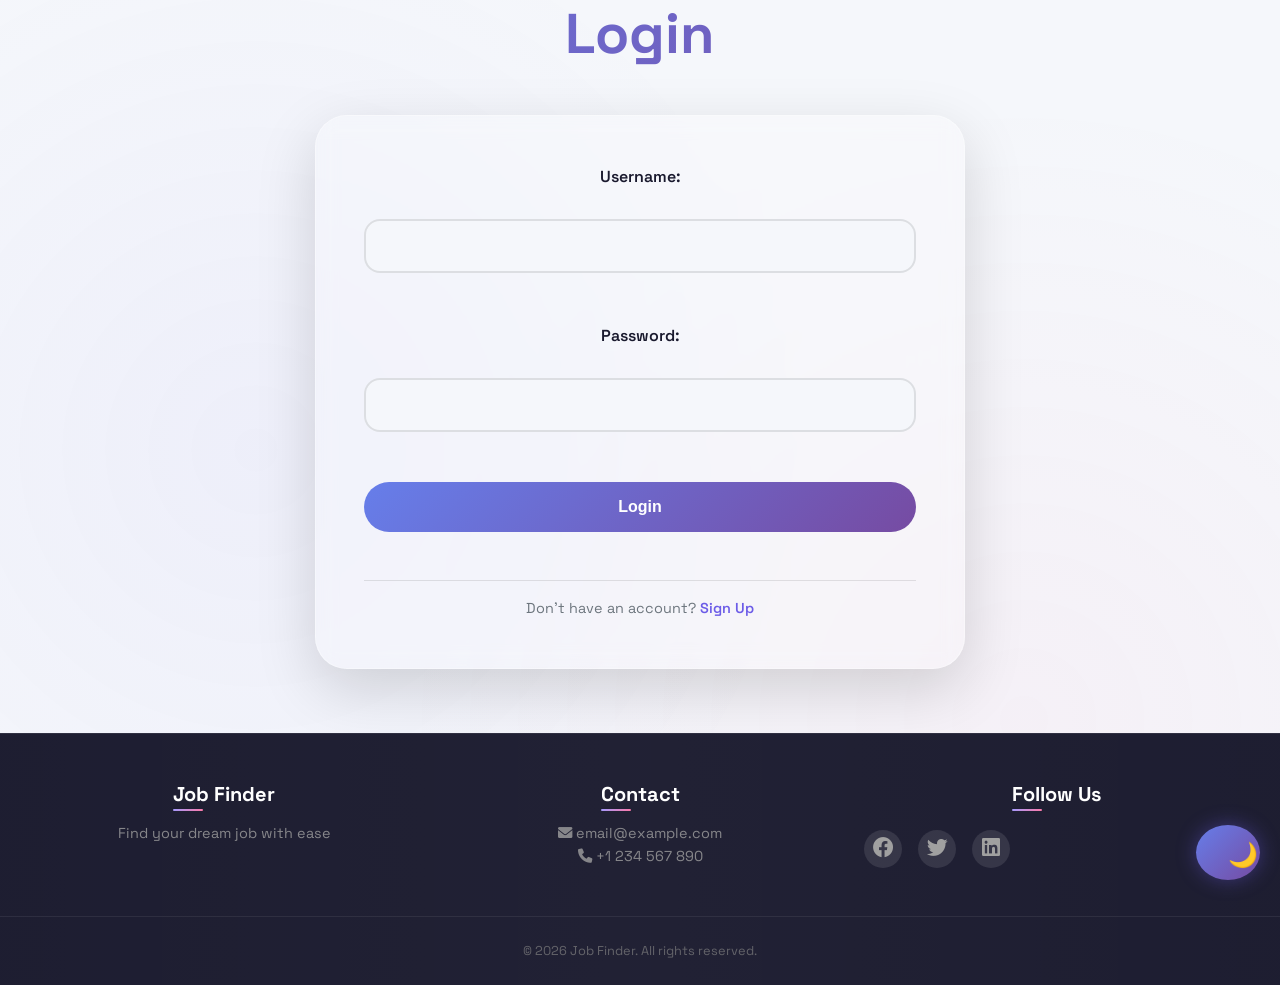
<file: login.html>
<!DOCTYPE html>
<html>

<head>
    <meta charset="utf-8">
    <title>Login</title>
    <link rel="stylesheet" href="style/style2.css">
    <script src="js/login.js" defer></script>
    <script src="js/common.js" defer></script>
    <link rel="stylesheet" href="https://cdnjs.cloudflare.com/ajax/libs/font-awesome/6.0.0/css/all.min.css">

</head>

<body>

    <center>
        <h1>Login</h1>
<form id="loginForm">
    <label>Username:</label><br>
    <input type="text" id="username" required><br><br>
    <label>Password:</label><br>
    <input type="password" id="password" required><br><br>
    <input type="submit" value="Login">
    
    <p id="r" style="text-align: center; margin-top: 1.5rem; padding-top: 1rem; border-top: 1px solid rgba(0,0,0,0.1);">
        Don't have an account? <a href="signup.html">Sign Up</a>
    </p>
</form>
    <footer class="footer">

        <div class="footer-container">

            <!-- About -->
            <div class="footer-section">
                <h3>Job Finder</h3>
                <p>Find your dream job with ease</p>
            </div>

            <!-- Contact -->
            <div class="footer-section">
                <h3>Contact</h3>
                <p><i class="fas fa-envelope"></i> email@example.com</p>
                <p><i class="fas fa-phone"></i> +1 234 567 890</p>
            </div>

            <!-- Social -->
            <div class="footer-section">
                <h3>Follow Us</h3>
                <div class="social-icons">
                    <a href="#"><i class="fab fa-facebook"></i></a>
                    <a href="#"><i class="fab fa-twitter"></i></a>
                    <a href="#"><i class="fab fa-linkedin"></i></a>
                </div>
            </div>

        </div>

        <div class="footer-bottom">
            <p>© 2026 Job Finder. All rights reserved.</p>
        </div>

    </footer>
</body>

</html>
</file>
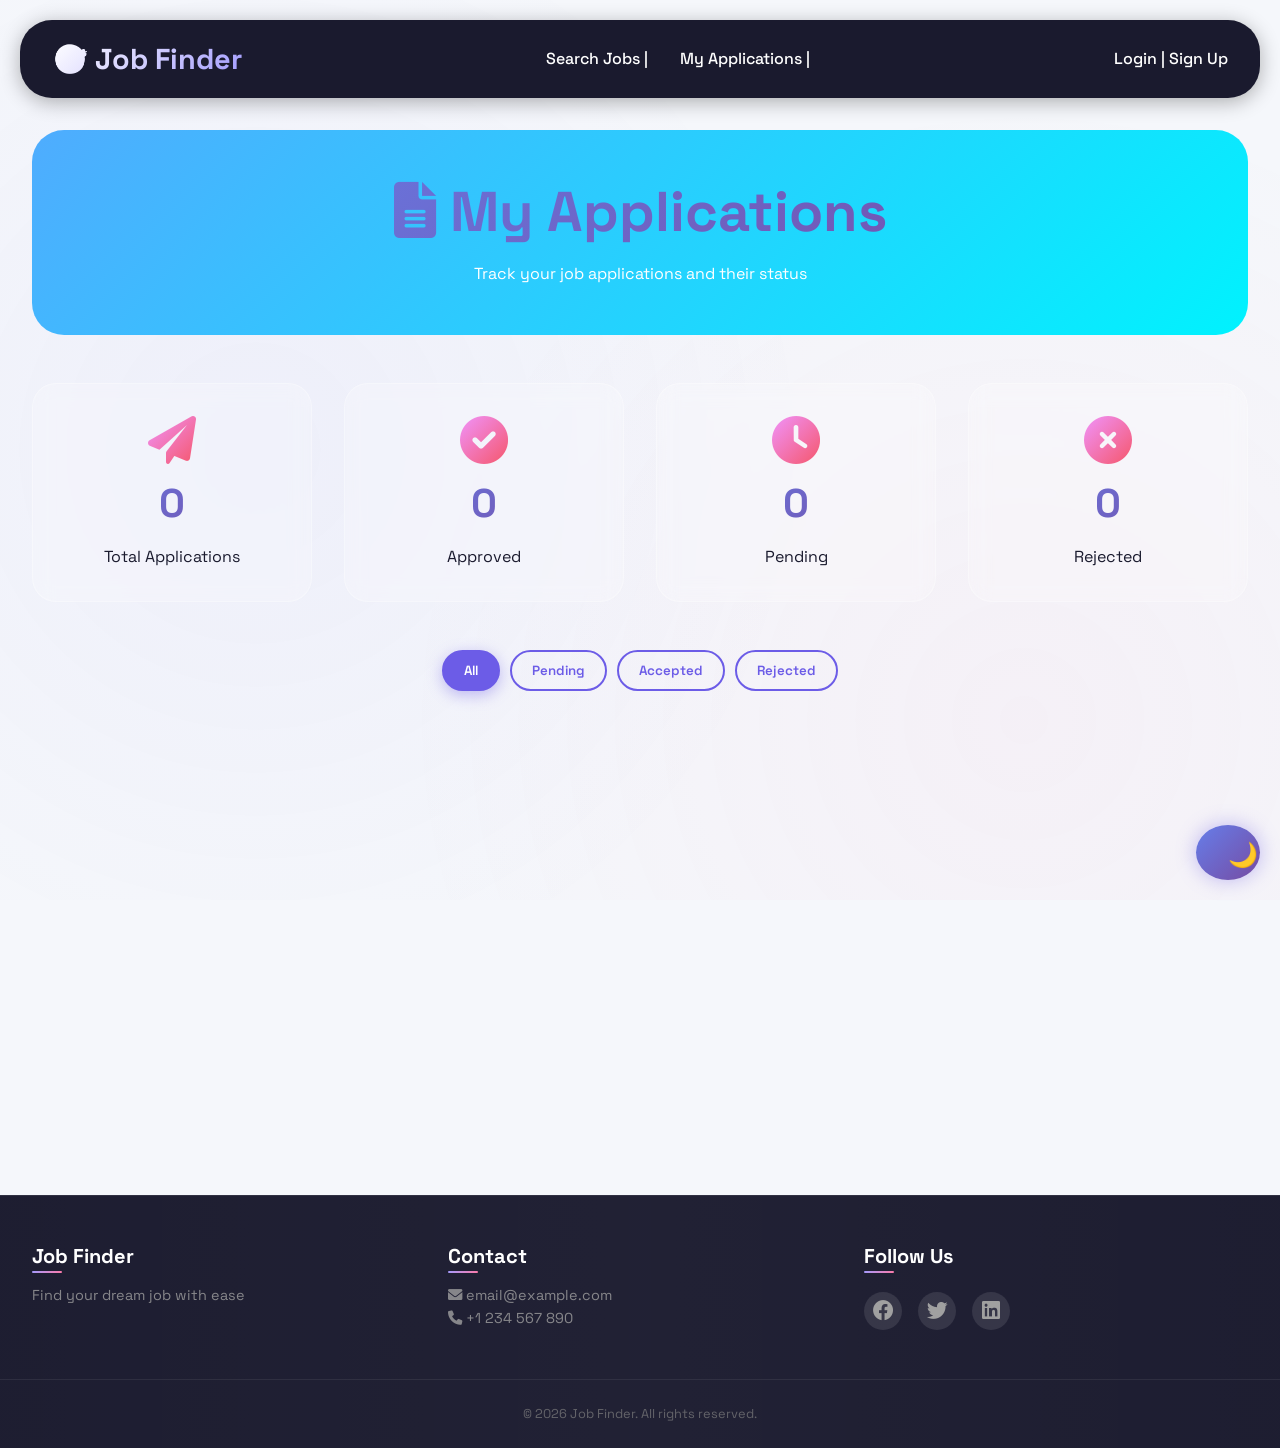
<file: my-applications.html>
<!DOCTYPE html>
<html>

<head>
    <meta charset="UTF-8">
    <title>My Applications | Job Finder</title>
    <link rel="stylesheet" href="style/style2.css">
    <script src="js/my-applications.js" defer></script>
    <script src="js/common.js" defer></script>
    <link rel="stylesheet" href="https://cdnjs.cloudflare.com/ajax/libs/font-awesome/6.0.0/css/all.min.css">
</head>

<body>

    <nav>
        <div class="nav-container">
            <div class="logo">
                <a href="index.html">🎯 Job Finder</a>
            </div>
            <div class="nav-links">
                <a href="job-Search.html">Search Jobs |</a>
                <a href="my-applications.html" class="user-only"> My Applications |</a>
                <a href="admin_dashboard.html" class="admin-only"> Admin Dashboard |</a>
                <a href="admin-jobs.html" class="admin-only"> Admin Jobs |</a>
                <a href="applied_jobs.html" class="admin-only"> Applied Users |</a>
            </div>
            <div id="authArea" class="auth">
                <a href="login.html" class="login">Login |</a>
                <a href="signup.html" class="signup"> Sign Up</a>
            </div>
        </div>
    </nav>

    <!-- Header -->
    <div class="applied-header">
        <h1><i class="fas fa-file-alt"></i> My Applications</h1>
        <p>Track your job applications and their status</p>
    </div>

    <!-- Statistics Cards -->
    <div class="applied-stats">
        <div class="applied-stat-card">
            <i class="fas fa-paper-plane"></i>
            <div class="stat-content">
                <h3 id="totalApplications">0</h3>
                <p>Total Applications</p>
            </div>
        </div>
        <div class="applied-stat-card">
            <i class="fas fa-check-circle"></i>
            <div class="stat-content">
                <h3 id="approvedCount">0</h3>
                <p>Approved</p>
            </div>
        </div>
        <div class="applied-stat-card">
            <i class="fas fa-clock"></i>
            <div class="stat-content">
                <h3 id="pendingCount">0</h3>
                <p>Pending</p>
            </div>
        </div>
        <div class="applied-stat-card">
            <i class="fas fa-times-circle"></i>
            <div class="stat-content">
                <h3 id="rejectedCount">0</h3>
                <p>Rejected</p>
            </div>
        </div>
    </div>

    <!-- Filter Buttons -->
    <div class="filter-container">
        <button class="filter-btn active" data-filter="all">All</button>
        <button class="filter-btn" data-filter="pending">Pending</button>
        <button class="filter-btn" data-filter="approved">Accepted</button>
        <button class="filter-btn" data-filter="rejected">Rejected</button>
    </div>

    <!-- Applications Container -->
    <div id="myApplicationsContainer" class="applications-container"></div>

    <!-- Footer -->
    <footer class="footer">
        <div class="footer-container">
            <div class="footer-section">
                <h3>Job Finder</h3>
                <p>Find your dream job with ease</p>
            </div>
            <div class="footer-section">
                <h3>Contact</h3>
                <p><i class="fas fa-envelope"></i> email@example.com</p>
                <p><i class="fas fa-phone"></i> +1 234 567 890</p>
            </div>
            <div class="footer-section">
                <h3>Follow Us</h3>
                <div class="social-icons">
                    <a href="#"><i class="fab fa-facebook"></i></a>
                    <a href="#"><i class="fab fa-twitter"></i></a>
                    <a href="#"><i class="fab fa-linkedin"></i></a>
                </div>
            </div>
        </div>
        <div class="footer-bottom">
            <p>© 2026 Job Finder. All rights reserved.</p>
        </div>
    </footer>

</body>

</html>
</file>
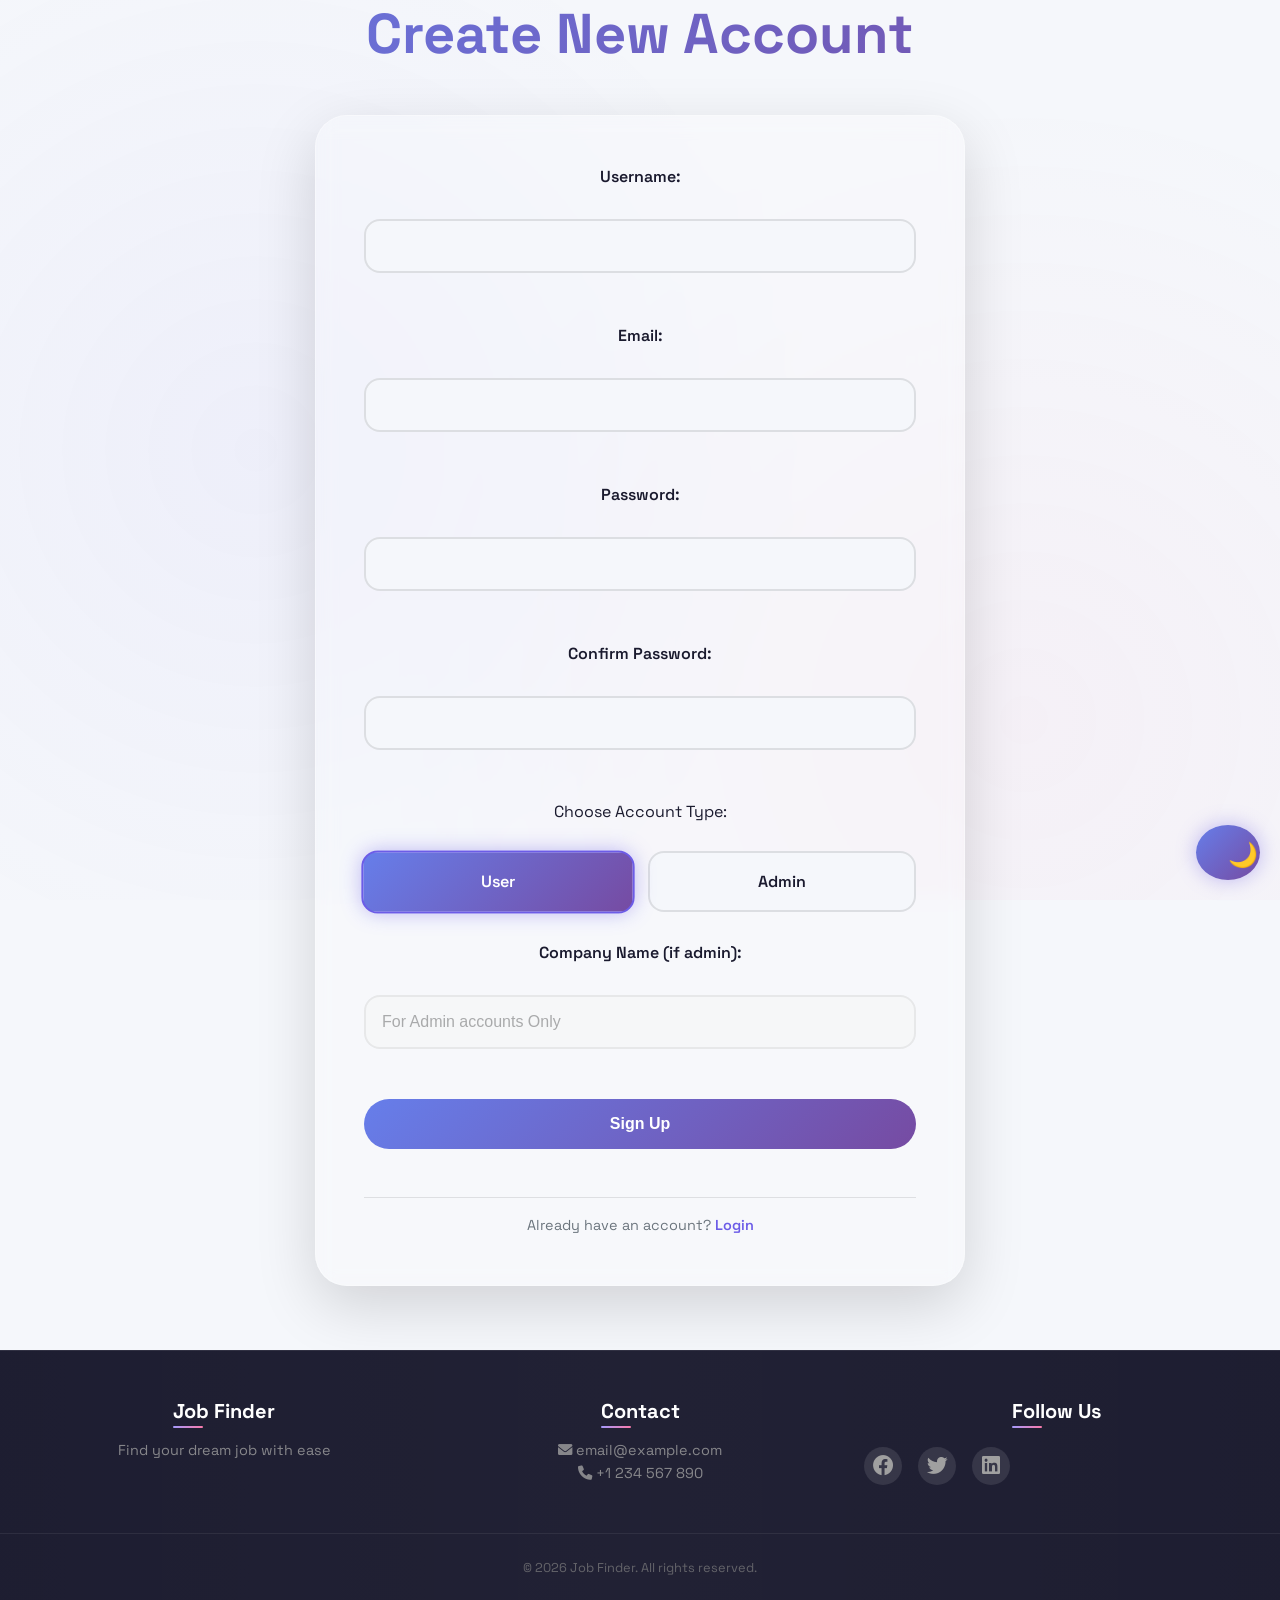
<file: signup.html>
<!DOCTYPE html>
<html>

<head>
    <meta charset="utf-8">
    <title>Sign Up</title>
    <link rel="stylesheet" href="style/style2.css">
    <script src="js/signup.js" defer></script>
    <script src="js/common.js" defer></script>
    <link rel="stylesheet" href="https://cdnjs.cloudflare.com/ajax/libs/font-awesome/6.0.0/css/all.min.css">
</head>



<body>

    <center>
        <h1>Create New Account</h1>

        <form id="signupForm">
    
    
    <label>Username:</label><br>
    <input type="text" id="username" required><br><br>

    <label>Email:</label><br>
    <input type="email" id="email" required><br><br>

    <label>Password:</label><br>
    <input type="password" id="password" required><br><br>

    <label>Confirm Password:</label><br>
    <input type="password" id="confirm_password" required><br><br>

    <div class="account-type-group">
        <p>Choose Account Type:</p> <br>
        <div class="radio-options">
            <label class="radio-card">
                <input type="radio" name="user-type" value="user" checked>
                <div class="card-content">
                    <span>User</span>
                </div>
            </label>

            <label class="radio-card">
                <input type="radio" name="user-type" value="admin">
                <div class="card-content">
                    <span>Admin</span>
                </div>
            </label>
        </div>
    </div>

    <label>Company Name (if admin):</label><br>
    <input type="text" id="company_name"><br><br>

    <input type="submit" value="Sign Up">

    <p class="form-footer">
        Already have an account? <a href="login.html">Login</a>
    </p>
</form>
    <footer class="footer">

        <div class="footer-container">

            <!-- About -->
            <div class="footer-section">
                <h3>Job Finder</h3>
                <p>Find your dream job with ease</p>
            </div>

            <!-- Contact -->
            <div class="footer-section">
                <h3>Contact</h3>
                <p><i class="fas fa-envelope"></i> email@example.com</p>
                <p><i class="fas fa-phone"></i> +1 234 567 890</p>
            </div>

            <!-- Social -->
            <div class="footer-section">
                <h3>Follow Us</h3>
                <div class="social-icons">
                    <a href="#"><i class="fab fa-facebook"></i></a>
                    <a href="#"><i class="fab fa-twitter"></i></a>
                    <a href="#"><i class="fab fa-linkedin"></i></a>
                </div>
            </div>

        </div>

        <div class="footer-bottom">
            <p>© 2026 Job Finder. All rights reserved.</p>
        </div>

    </footer>
</body>

</html>
</file>
<file: style/style2.css>
/* ========== 1. IMPORTS & FONTS ========== */
@import url('https://fonts.googleapis.com/css2?family=Space+Grotesk:wght@300;400;500;600;700&display=swap');

/* ========== 2. CSS RESET & GLOBALS ========== */
*,
*::before,
*::after {
    margin: 0;
    padding: 0;
    box-sizing: border-box;
}

/* ========== 3. CSS VARIABLES (Light & Dark) ========== */
:root {
    /* Light Mode Colors */
    --bg-primary: #f5f7fb;
    --bg-secondary: #ffffff;
    --bg-glass: rgba(255, 255, 255, 0.25);
    --bg-glass-dark: rgba(255, 255, 255, 0.1);
    --text-primary: #1a1a2e;
    --text-secondary: #16213e;
    --text-muted: #6c757d;
    --border-light: rgba(255, 255, 255, 0.3);
    --border-dark: rgba(0, 0, 0, 0.1);

    /* Brand Colors */
    --primary: #6c5ce7;
    --primary-dark: #5b4bc4;
    --primary-light: #a29bfe;
    --secondary: #fd79a8;
    --secondary-dark: #e84393;
    --success: #00b894;
    --warning: #fdcb6e;
    --danger: #d63031;
    --info: #0984e3;

    /* Gradients */
    --gradient-1: linear-gradient(135deg, #667eea 0%, #764ba2 100%);
    --gradient-2: linear-gradient(135deg, #f093fb 0%, #f5576c 100%);
    --gradient-3: linear-gradient(135deg, #4facfe 0%, #00f2fe 100%);
    --gradient-4: linear-gradient(135deg, #fa709a 0%, #fee140 100%);
    --gradient-5: linear-gradient(135deg, #30cfd0 0%, #330867 100%);
    --gradient-6: linear-gradient(135deg, #a8edea 0%, #fed6e3 100%);

    /* Shadows */
    --shadow-sm: 0 2px 8px rgba(0, 0, 0, 0.05);
    --shadow-md: 0 4px 20px rgba(0, 0, 0, 0.08);
    --shadow-lg: 0 8px 40px rgba(0, 0, 0, 0.12);
    --shadow-xl: 0 20px 60px rgba(0, 0, 0, 0.15);
    --shadow-glow: 0 0 20px rgba(108, 92, 231, 0.4);
    --shadow-neu: 8px 8px 16px #d1d9e6, -8px -8px 16px #ffffff;
    --shadow-neu-inset: inset 8px 8px 16px #d1d9e6, inset -8px -8px 16px #ffffff;

    /* Spacing */
    --space-xs: 0.25rem;
    --space-sm: 0.5rem;
    --space-md: 1rem;
    --space-lg: 1.5rem;
    --space-xl: 2rem;
    --space-2xl: 3rem;
    --space-3xl: 4rem;

    /* Border Radius */
    --radius-sm: 0.5rem;
    --radius-md: 1rem;
    --radius-lg: 1.5rem;
    --radius-xl: 2rem;
    --radius-2xl: 3rem;
    --radius-full: 9999px;

    /* Transitions */
    --transition-fast: 0.2s cubic-bezier(0.4, 0, 0.2, 1);
    --transition-base: 0.3s cubic-bezier(0.4, 0, 0.2, 1);
    --transition-slow: 0.5s cubic-bezier(0.4, 0, 0.2, 1);
    --transition-bounce: 0.3s cubic-bezier(0.68, -0.55, 0.265, 1.55);

    /* Glassmorphism */
    --glass-bg: rgba(255, 255, 255, 0.2);
    --glass-border: rgba(255, 255, 255, 0.3);
    --glass-blur: blur(10px);
}

[data-theme="dark"] {
    --bg-primary: #0f0f1a;
    --bg-secondary: #1a1a2e;
    --bg-glass: rgba(0, 0, 0, 0.3);
    --text-primary: #ffffff;
    --text-secondary: #e0e0e0;
    --text-muted: #a0a0a0;
    --shadow-neu: 8px 8px 16px #0a0a12, -8px -8px 16px #2a2a3e;
    --shadow-neu-inset: inset 8px 8px 16px #0a0a12, inset -8px -8px 16px #2a2a3e;
}

/* ========== 4. BASE STYLES ========== */
html {
    scroll-behavior: smooth;
}

body {
    font-family: 'Space Grotesk', sans-serif;
    background: var(--bg-primary);
    color: var(--text-primary);
    line-height: 1.6;
    transition: background 0.3s ease, color 0.3s ease;
    overflow-x: hidden;
    position: relative;
}

/* Animated Background */
body::before {
    content: '';
    position: fixed;
    top: 0;
    left: 0;
    width: 100%;
    height: 100%;
    background: radial-gradient(circle at 20% 50%, rgba(108, 92, 231, 0.05) 0%, transparent 50%),
        radial-gradient(circle at 80% 80%, rgba(253, 121, 168, 0.05) 0%, transparent 50%);
    pointer-events: none;
    z-index: -1;
}

/* ========== 5. SCROLLBAR (Custom) ========== */
::-webkit-scrollbar {
    width: 8px;
    height: 8px;
}

::-webkit-scrollbar-track {
    background: var(--bg-primary);
    border-radius: var(--radius-full);
}

::-webkit-scrollbar-thumb {
    background: var(--primary);
    border-radius: var(--radius-full);
    transition: var(--transition-base);
}

::-webkit-scrollbar-thumb:hover {
    background: var(--primary-dark);
    width: 10px;
}

/* ========== 6. SELECTION STYLING ========== */
::selection {
    background: var(--primary);
    color: white;
}

/* ========== 7. TYPOGRAPHY ========== */
h1,
h2,
h3,
h4,
h5,
h6 {
    font-weight: 700;
    line-height: 1.2;
    margin-bottom: var(--space-md);
}

h1 {
    font-size: clamp(2rem, 5vw, 3.5rem);
    background: var(--gradient-1);
    -webkit-background-clip: text;
    background-clip: text;
    color: transparent;
}

h2 {
    font-size: clamp(1.5rem, 4vw, 2.5rem);
    position: relative;
    display: inline-block;
}

h2::after {
    content: '';
    position: absolute;
    bottom: -10px;
    left: 0;
    width: 60px;
    height: 3px;
    background: var(--gradient-2);
    border-radius: var(--radius-full);
    transition: var(--transition-base);
}

h2:hover::after {
    width: 100%;
}

/* ========== 8. GLASSMORPHISM COMPONENTS ========== */
.glass-card,
nav,
.stat-card,
.feature,
.action-card,
.testimonial-card,
.dashboard-section,
.quick-action-btn {
    background: var(--glass-bg);
    backdrop-filter: var(--glass-blur);
    border: 1px solid var(--glass-border);
    border-radius: var(--radius-lg);
}

/* ========== 9. NEUMORPHISM CARDS ========== */
.neumorph {
    background: var(--bg-primary);
    box-shadow: var(--shadow-neu);
    border-radius: var(--radius-xl);
    transition: var(--transition-base);
}

.neumorph:hover {
    box-shadow: var(--shadow-neu-inset);
    transform: scale(0.98);
}

/* ========== 10. NAVIGATION BAR (Premium) ========== */
nav {
    top: 20px;
    margin: 20px;
    z-index: 1000;
    background: rgba(255, 255, 255, 0.15);
    backdrop-filter: blur(15px);
    border-radius: var(--radius-xl);
    box-shadow: var(--shadow-lg);
    transition: var(--transition-base);
}

nav:hover {
    box-shadow: var(--shadow-glow);
}

.nav-container {
    max-width: 1400px;
    margin: 0 auto;
    padding: var(--space-md) var(--space-xl);
    display: flex;
    justify-content: space-between;
    align-items: center;
    flex-wrap: wrap;
    gap: var(--space-md);
}

.logo a {
    font-size: 1.8rem;
    font-weight: 800;
    background: var(--gradient-1);
    -webkit-background-clip: text;
    background-clip: text;
    color: transparent;
    text-decoration: none;
    transition: var(--transition-base);
    position: relative;
}

.logo a::before {
    content: '';
    position: absolute;
    top: -5px;
    left: -10px;
    right: -10px;
    bottom: -5px;
    background: var(--gradient-1);
    border-radius: var(--radius-md);
    z-index: -1;
    opacity: 0;
    transition: var(--transition-base);
}

.logo a:hover::before {
    opacity: 0.1;
}

.nav-links {
    display: flex;
    gap: var(--space-xl);
    flex-wrap: wrap;
}

.nav-links a,
.auth a {
    text-decoration: none;
    color: var(--text-primary);
    font-weight: 500;
    transition: var(--transition-base);
    position: relative;
    padding: var(--space-xs) 0;
}

.nav-links a::before,
.auth a::before {
    content: '';
    position: absolute;
    bottom: 0;
    left: 0;
    width: 0;
    height: 2px;
    background: var(--gradient-2);
    transition: var(--transition-base);
    border-radius: var(--radius-full);
}

.nav-links a:hover::before,
.auth a:hover::before {
    width: 100%;
}

.nav-links a:hover,
.auth a:hover {
    color: var(--primary);
    transform: translateY(-2px);
}

/* ========== 11. HERO SECTION (Wavy + Animated) ========== */
.hero {
    position: relative;
    padding: var(--space-3xl) var(--space-xl);
    margin: var(--space-xl);
    border-radius: var(--radius-xl);
    background: var(--gradient-1);
    overflow: hidden;
    text-align: center;
}

.hero::before {
    content: '';
    position: absolute;
    top: -50%;
    left: -50%;
    width: 200%;
    height: 200%;

}

@keyframes rotate {
    from {
        transform: rotate(0deg);
    }

    to {
        transform: rotate(360deg);
    }
}

/* ========== HERO SECTION مع صورة خلفية ========== */
.hero {
    position: relative;
    padding: var(--space-3xl) var(--space-xl);
    margin: var(--space-xl);
    border-radius: var(--radius-xl);
    overflow: hidden;
    text-align: center;
    min-height: 500px;
    display: flex;
    flex-direction: column;
    justify-content: center;
    align-items: center;

    /* 🖼️ الصورة الخلفية */
    background-image: url('https://images.unsplash.com/photo-1521737711867-e3b97375f902?q=80&w=2070&auto=format');
    background-size: cover;
    background-position: center;
    background-repeat: no-repeat;
}

/* طبقة Overlay عشان النص يبان */
.hero::before {
    content: '';
    position: absolute;
    top: 0;
    left: 0;
    width: 100%;
    height: 100%;
    background: linear-gradient(135deg, rgba(0, 0, 0, 0.7) 0%, rgba(108, 92, 231, 0.85) 100%);
    z-index: 0;
}

/* كل المحتوى جوه hero يكون فوق الـ overlay */
.hero h1,
.hero-search,
.hero * {
    position: relative;
    z-index: 2;
}

/* تنسيق العنوان */
.hero h1 {
    color: white !important;
    background: none !important;
    -webkit-background-clip: unset !important;
    text-shadow: 0 2px 10px rgba(0, 0, 0, 0.3);
    font-size: 3rem;
    margin-bottom: var(--space-xl);
}

/* تنسيق الفورم */
.hero-search {
    display: flex;
    justify-content: center;
    gap: var(--space-md);
    flex-wrap: wrap;
}

.hero-search input {
    padding: var(--space-md) var(--space-xl);
    border: none;
    border-radius: var(--radius-full);
    font-size: 1rem;
    width: 280px;
    transition: var(--transition-base);
    background: rgba(255, 255, 255, 0.95);
    box-shadow: 0 4px 15px rgba(0, 0, 0, 0.2);
}

.hero-search input:focus {
    outline: none;
    transform: translateY(-3px);
    box-shadow: 0 10px 30px rgba(0, 0, 0, 0.3);
}

.hero-search button {
    padding: var(--space-md) var(--space-xl);
    background: var(--gradient-1);
    color: white;
    border: none;
    border-radius: var(--radius-full);
    font-weight: 700;
    cursor: pointer;
    transition: var(--transition-bounce);
    box-shadow: 0 4px 15px rgba(0, 0, 0, 0.2);
}

.hero-search button:hover {
    transform: scale(1.05);
    box-shadow: 0 8px 25px rgba(108, 92, 231, 0.5);
}

/* Responsive */
@media (max-width: 768px) {
    .hero {
        min-height: 400px;
        padding: var(--space-xl);
        margin: var(--space-md);
    }

    .hero h1 {
        font-size: 1.8rem;
    }

    .hero-search input {
        width: 100%;
    }
}

/* ========== 12. BUTTONS (Ultra Hovers) ========== */
button,
.btn-main,
.btn-add-user,
.btn-action,
input[type="submit"],
.quick-action-btn {
    position: relative;
    padding: var(--space-md) var(--space-xl);
    background: var(--gradient-1);
    color: white;
    border: none;
    border-radius: var(--radius-full);
    font-weight: 600;
    cursor: pointer;
    transition: var(--transition-bounce);
    overflow: hidden;
    z-index: 1;
}

button::before,
.btn-main::before,
.btn-add-user::before,
.btn-action::before,
input[type="submit"]::before,
.quick-action-btn::before {
    content: '';
    position: absolute;
    top: 0;
    left: -100%;
    width: 100%;
    height: 100%;
    background: var(--gradient-2);
    transition: var(--transition-base);
    z-index: -1;
}

button:hover::before,
.btn-main:hover::before,
.btn-add-user:hover::before,
.btn-action:hover::before,
input[type="submit"]:hover::before,
.quick-action-btn:hover::before {
    left: 0;
}

button:hover,
.btn-main:hover,
.btn-add-user:hover,
.btn-action:hover,
input[type="submit"]:hover,
.quick-action-btn:hover {
    transform: translateY(-5px) scale(1.02);
    box-shadow: var(--shadow-glow);
}

button:active,
.btn-main:active {
    transform: translateY(0) scale(0.98);
}

/* Danger Button */
.btn-action.delete-link {
    background: var(--danger);
}

.btn-action.delete-link::before {
    background: linear-gradient(135deg, #d63031 0%, #b33939 100%);
}

/* ========== 13. FORM STYLES (Premium) ========== */
form {
    max-width: 650px;
    margin: var(--space-2xl) auto;
    padding: var(--space-2xl);
    background: var(--glass-bg);
    backdrop-filter: var(--glass-blur);
    border-radius: var(--radius-xl);
    border: 1px solid var(--glass-border);
    box-shadow: var(--shadow-xl);
    transition: var(--transition-base);
}

form:hover {
    transform: translateY(-5px);
    box-shadow: var(--shadow-glow);
}

form label {
    display: block;
    margin-bottom: var(--space-xs);
    font-weight: 600;
    color: var(--text-primary);
}

form input,
form select,
form textarea {
    width: 100%;
    padding: var(--space-md);
    margin-bottom: var(--space-lg);
    border: 2px solid var(--border-dark);
    border-radius: var(--radius-md);
    font-size: 1rem;
    transition: var(--transition-base);
    background: var(--bg-primary);
    color: var(--text-primary);
}

form input:focus,
form select:focus,
form textarea:focus {
    outline: none;
    border-color: var(--primary);
    box-shadow: 0 0 0 4px rgba(108, 92, 231, 0.1);
    transform: translateY(-2px);
}

/* Radio Cards (Signup) */
.radio-options {
    display: flex;
    gap: var(--space-md);
    margin-bottom: var(--space-lg);
}

.radio-card {
    flex: 1;
    cursor: pointer;
}

.radio-card input {
    display: none;
}

.card-content {
    padding: var(--space-md);
    text-align: center;
    border: 2px solid var(--border-dark);
    border-radius: var(--radius-md);
    transition: var(--transition-bounce);
    background: var(--bg-primary);
}

.radio-card input:checked+.card-content {
    border-color: var(--primary);
    background: var(--gradient-1);
    color: white;
    transform: scale(1.02);
    box-shadow: var(--shadow-glow);
}

/* ========== 14. STATS CARDS (Animated Counters) ========== */
.stats-grid,
.applied-stats {
    display: grid;
    grid-template-columns: repeat(auto-fit, minmax(260px, 1fr));
    gap: var(--space-xl);
    max-width: 1400px;
    margin: var(--space-2xl) auto;
    padding: 0 var(--space-xl);
}

.stat-card,
.applied-stat-card {
    padding: var(--space-xl);
    text-align: center;
    transition: var(--transition-bounce);
    cursor: pointer;
    background: var(--glass-bg);
    backdrop-filter: var(--glass-blur);
    border: 1px solid var(--glass-border);
    border-radius: var(--radius-lg);
}

.stat-card:hover,
.applied-stat-card:hover {
    transform: translateY(-10px) scale(1.02);
    box-shadow: var(--shadow-glow);
}

.stat-card i,
.applied-stat-card i {
    font-size: 3rem;
    background: var(--gradient-2);
    -webkit-background-clip: text;
    background-clip: text;
    color: transparent;
    margin-bottom: var(--space-md);
    display: inline-block;
    transition: var(--transition-bounce);
}

.stat-card:hover i,
.applied-stat-card:hover i {
    transform: scale(1.1) rotate(5deg);
}

.stat-info h3,
.applied-stat-card h3 {
    font-size: 2.5rem;
    font-weight: 800;
    background: var(--gradient-1);
    -webkit-background-clip: text;
    background-clip: text;
    color: transparent;
}

/* ========== 15. TABLES (Modern & Clean) ========== */
.table-wrapper {
    overflow-x: auto;
    border-radius: var(--radius-lg);
    background: var(--glass-bg);
    backdrop-filter: var(--glass-blur);
    border: 1px solid var(--glass-border);
}

table {
    width: 100%;
    border-collapse: collapse;
}

th,
td {
    padding: var(--space-md) var(--space-lg);
    text-align: left;
    border-bottom: 1px solid var(--border-dark);
}

th {
    background: var(--gradient-1);
    color: white;
    font-weight: 700;
}

tr {
    transition: var(--transition-base);
}

tr:hover {
    background: rgba(108, 92, 231, 0.1);
    transform: scale(1.01);
}

/* ========== 16. DASHBOARD SECTIONS ========== */
.dashboard-header {
    text-align: center;
    padding: var(--space-2xl);
    margin: var(--space-xl);
    border-radius: var(--radius-xl);
    background: var(--gradient-5);
    color: white;
    animation: slideUp 0.6s ease;
}

.dashboard-section {
    margin-bottom: var(--space-xl);
    padding: var(--space-xl);
    border-radius: var(--radius-lg);
    background: var(--glass-bg);
    backdrop-filter: var(--glass-blur);
    border: 1px solid var(--glass-border);
}

.section-header {
    display: flex;
    justify-content: space-between;
    align-items: center;
    margin-bottom: var(--space-lg);
    flex-wrap: wrap;
    gap: var(--space-md);
}

/* ========== 17. QUICK ACTIONS ========== */
.quick-actions {
    display: flex;
    justify-content: center;
    gap: var(--space-xl);
    flex-wrap: wrap;
    margin: var(--space-2xl);
}

.quick-action-btn {
    text-decoration: none;
    display: flex;
    align-items: center;
    gap: var(--space-sm);
    padding: var(--space-md) var(--space-xl);
}

/* ========== 18. FEATURES & CARDS ========== */
.features-container,
.testimonials-container,
.actions-container {
    display: grid;
    grid-template-columns: repeat(auto-fit, minmax(280px, 1fr));
    gap: var(--space-xl);
    max-width: 1400px;
    margin: 0 auto;
    padding: var(--space-xl);
}

.feature,
.action-card,
.testimonial-card {
    padding: var(--space-xl);
    text-align: center;
    transition: var(--transition-bounce);
    background: var(--glass-bg);
    backdrop-filter: var(--glass-blur);
    border: 1px solid var(--glass-border);
    border-radius: var(--radius-lg);
}

.feature:hover,
.action-card:hover,
.testimonial-card:hover {
    transform: translateY(-15px);
    box-shadow: var(--shadow-glow);
}

.feature i,
.action-card i {
    font-size: 3rem;
    background: var(--gradient-3);
    -webkit-background-clip: text;
    background-clip: text;
    color: transparent;
    margin-bottom: var(--space-md);
    display: inline-block;
    transition: var(--transition-bounce);
}

.feature:hover i,
.action-card:hover i {
    transform: scale(1.2) rotate(10deg);
}

/* ========== 19. STATS COUNTER SECTION ========== */
.stats {
    display: grid;
    grid-template-columns: repeat(auto-fit, minmax(200px, 1fr));
    gap: var(--space-xl);
    max-width: 1200px;
    margin: var(--space-2xl) auto;
    padding: 0 var(--space-xl);
    text-align: center;
}

.stat {
    padding: var(--space-xl);
    border-radius: var(--radius-lg);
    transition: var(--transition-base);
    background: var(--glass-bg);
    backdrop-filter: var(--glass-blur);
    border: 1px solid var(--glass-border);
}

.stat:hover {
    transform: translateY(-5px);
    box-shadow: var(--shadow-glow);
}

.stat h2 {
    font-size: 3rem;
    background: var(--gradient-4);
    -webkit-background-clip: text;
    background-clip: text;
    color: transparent;
    margin-bottom: 0;
}

/* ========== 20. JOB LIST (Search Page) ========== */
.category {
    font-size: 1.8rem;
    font-weight: 700;
    margin-top: var(--space-xl);
    margin-bottom: var(--space-md);
    background: var(--gradient-2);
    -webkit-background-clip: text;
    background-clip: text;
    color: transparent;
    position: relative;
    display: inline-block;
}

.category::after {
    content: '';
    position: absolute;
    bottom: -5px;
    left: 0;
    width: 50%;
    height: 3px;
    background: var(--gradient-2);
    border-radius: var(--radius-full);
}

.job-item {
    padding: var(--space-md);
    margin: var(--space-sm) 0;
    background: var(--glass-bg);
    backdrop-filter: var(--glass-blur);
    border-radius: var(--radius-md);
    transition: var(--transition-bounce);
    cursor: pointer;
    border: 1px solid var(--glass-border);
}

.job-item:hover {
    transform: translateX(15px);
    background: var(--gradient-1);
    color: white;
    box-shadow: var(--shadow-glow);
}

/* ========== 21. FOOTER (Premium) ========== */
.footer {
    margin-top: var(--space-3xl);
    background: var(--glass-bg);
    backdrop-filter: var(--glass-blur);
    border-top: 1px solid var(--glass-border);
}

.footer-container {
    max-width: 1400px;
    margin: 0 auto;
    padding: var(--space-2xl) var(--space-xl);
    display: grid;
    grid-template-columns: repeat(auto-fit, minmax(250px, 1fr));
    gap: var(--space-xl);
}

.footer-section h3 {
    margin-bottom: var(--space-md);
    background: var(--gradient-1);
    -webkit-background-clip: text;
    background-clip: text;
    color: transparent;
}

.social-icons {
    display: flex;
    gap: var(--space-md);
}

.social-icons a {
    color: var(--text-muted);
    font-size: 1.5rem;
    transition: var(--transition-bounce);
}

.social-icons a:hover {
    color: var(--primary);
    transform: translateY(-5px) scale(1.2);
}

.footer-bottom {
    text-align: center;
    padding: var(--space-lg);
    border-top: 1px solid var(--border-dark);
    color: var(--text-muted);
}

/* ========== 22. APPLICATIONS CONTAINER ========== */
.applications-container {
    max-width: 1400px;
    margin: var(--space-2xl) auto;
    padding: 0 var(--space-xl);
    display: grid;
    gap: var(--space-md);
}

.applied-header {
    text-align: center;
    padding: var(--space-2xl);
    margin: var(--space-xl);
    border-radius: var(--radius-xl);
    background: var(--gradient-3);
    color: white;
}

.filter-section {
    max-width: 1400px;
    margin: var(--space-lg) auto;
    padding: 0 var(--space-xl);
    display: flex;
    align-items: center;
    gap: var(--space-md);
    flex-wrap: wrap;
}

.job-selector {
    padding: var(--space-md);
    border-radius: var(--radius-full);
    border: 2px solid var(--border-dark);
    background: var(--glass-bg);
    backdrop-filter: var(--glass-blur);
    color: var(--text-primary);
    cursor: pointer;
}

/* ========== 23. ACTIVITY FEED ========== */
.activity-container {
    display: grid;
    gap: var(--space-md);
}

.activity-container div {
    padding: var(--space-md) var(--space-lg);
    background: var(--glass-bg);
    backdrop-filter: var(--glass-blur);
    border-radius: var(--radius-md);
    border-left: 4px solid var(--primary);
    transition: var(--transition-base);
}

.activity-container div:hover {
    transform: translateX(10px);
    border-left-width: 8px;
    box-shadow: var(--shadow-glow);
}

/* ========== 24. ANIMATIONS KEYFRAMES ========== */
@keyframes slideUp {
    from {
        opacity: 0;
        transform: translateY(50px);
    }

    to {
        opacity: 1;
        transform: translateY(0);
    }
}

@keyframes slideLeft {
    from {
        opacity: 0;
        transform: translateX(50px);
    }

    to {
        opacity: 1;
        transform: translateX(0);
    }
}

@keyframes slideRight {
    from {
        opacity: 0;
        transform: translateX(-50px);
    }

    to {
        opacity: 1;
        transform: translateX(0);
    }
}

@keyframes fadeInScale {
    from {
        opacity: 0;
        transform: scale(0.9);
    }

    to {
        opacity: 1;
        transform: scale(1);
    }
}

@keyframes floatAnimation {

    0%,
    100% {
        transform: translateY(0);
    }

    50% {
        transform: translateY(-10px);
    }
}

@keyframes pulseGlow {

    0%,
    100% {
        box-shadow: 0 0 5px rgba(108, 92, 231, 0.3);
    }

    50% {
        box-shadow: 0 0 30px rgba(108, 92, 231, 0.8);
    }
}

@keyframes shake {

    0%,
    100% {
        transform: translateX(0);
    }

    25% {
        transform: translateX(-5px);
    }

    75% {
        transform: translateX(5px);
    }
}

/* ========== 25. ANIMATION CLASSES ========== */
.animate-up {
    animation: slideUp 0.6s ease forwards;
}

.animate-left {
    animation: slideLeft 0.6s ease forwards;
}

.animate-right {
    animation: slideRight 0.6s ease forwards;
}

.animate-scale {
    animation: fadeInScale 0.6s ease forwards;
}

.float {
    animation: floatAnimation 3s ease-in-out infinite;
}

.glow-pulse {
    animation: pulseGlow 2s ease-in-out infinite;
}

/* Stagger Children */
.stagger-children>* {
    opacity: 0;
    animation: slideUp 0.5s ease forwards;
}

.stagger-children>*:nth-child(1) {
    animation-delay: 0.1s;
}

.stagger-children>*:nth-child(2) {
    animation-delay: 0.2s;
}

.stagger-children>*:nth-child(3) {
    animation-delay: 0.3s;
}

.stagger-children>*:nth-child(4) {
    animation-delay: 0.4s;
}

.stagger-children>*:nth-child(5) {
    animation-delay: 0.5s;
}

.stagger-children>*:nth-child(6) {
    animation-delay: 0.6s;
}

/* ========== 26. RESPONSIVE DESIGN (Mobile First) ========== */
@media (max-width: 1024px) {
    .nav-container {
        flex-direction: column;
        text-align: center;
    }

    .nav-links,
    .auth {
        justify-content: center;
    }

    .stats-grid,
    .features-container {
        gap: var(--space-md);
        padding: var(--space-md);
    }
}

@media (max-width: 768px) {
    :root {
        --space-2xl: 1.5rem;
        --space-3xl: 2rem;
    }

    nav {
        margin: 10px;
    }

    .hero {
        margin: var(--space-md);
        padding: var(--space-xl);
    }

    .hero h1 {
        font-size: 1.8rem;
    }

    .hero-search input {
        width: 100%;
    }

    .stats-grid,
    .applied-stats {
        grid-template-columns: 1fr;
        padding: var(--space-md);
    }

    .dashboard-header {
        margin: var(--space-md);
        padding: var(--space-xl);
    }

    .dashboard-header h1 {
        font-size: 1.5rem;
    }

    .section-header {
        flex-direction: column;
        text-align: center;
    }

    form {
        margin: var(--space-md);
        padding: var(--space-lg);
    }

    th,
    td {
        padding: var(--space-sm);
        font-size: 0.875rem;
    }

    .quick-actions {
        flex-direction: column;
        align-items: stretch;
        margin: var(--space-lg);
    }

    .quick-action-btn {
        justify-content: center;
    }

    .features-container,
    .testimonials-container {
        grid-template-columns: 1fr;
        padding: var(--space-md);
    }

    .footer-container {
        grid-template-columns: 1fr;
        text-align: center;
    }

    .social-icons {
        justify-content: center;
    }
}

@media (max-width: 480px) {

    .stat-card,
    .applied-stat-card {
        padding: var(--space-lg);
    }

    .stat-card i,
    .applied-stat-card i {
        font-size: 2rem;
    }

    .stat-info h3 {
        font-size: 1.8rem;
    }

    .job-item {
        font-size: 0.875rem;
    }

    .category {
        font-size: 1.3rem;
    }
}

/* ========== 27. LOADING STATES ========== */
.loading-skeleton {
    background: linear-gradient(90deg, var(--border-dark) 25%, var(--bg-glass) 50%, var(--border-dark) 75%);
    background-size: 200% 100%;
    animation: loadingShimmer 1.5s infinite;
}

@keyframes loadingShimmer {
    0% {
        background-position: 200% 0;
    }

    100% {
        background-position: -200% 0;
    }
}

/* ========== 28. TOOLTIP CUSTOM ========== */
[data-tooltip] {
    position: relative;
}

[data-tooltip]::before {
    content: attr(data-tooltip);
    position: absolute;
    bottom: 100%;
    left: 50%;
    transform: translateX(-50%);
    padding: var(--space-xs) var(--space-sm);
    background: var(--primary);
    color: white;
    font-size: 0.75rem;
    border-radius: var(--radius-sm);
    white-space: nowrap;
    opacity: 0;
    visibility: hidden;
    transition: var(--transition-base);
    z-index: 100;
}

[data-tooltip]:hover::before {
    opacity: 1;
    visibility: visible;
    transform: translateX(-50%) translateY(-5px);
}

/* ========== 29. MODAL BACKDROP ========== */
.modal-backdrop {
    position: fixed;
    top: 0;
    left: 0;
    width: 100%;
    height: 100%;
    background: rgba(0, 0, 0, 0.5);
    backdrop-filter: blur(5px);
    z-index: 2000;
    display: none;
}

.modal-backdrop.active {
    display: block;
    animation: fadeInScale 0.3s ease;
}

/* ========== 30. PRINT STYLES ========== */
@media print {

    nav,
    .footer,
    .quick-actions,
    button,
    .btn-main {
        display: none;
    }

    body {
        background: white;
        color: black;
    }

    .stat-card,
    .dashboard-section {
        break-inside: avoid;
        box-shadow: none;
        border: 1px solid #ddd;
    }
}

/* ============================================
   AVAILABLE JOBS GRID (Index Page)
   عرض أفقي - شبكة منظمة
   ============================================ */

/* تنسيق الحاوية الرئيسية للجوبات */
.job-list {
    display: grid;
    grid-template-columns: repeat(auto-fill, minmax(320px, 1fr));
    gap: 1.5rem;
    max-width: 1400px;
    margin: 2rem auto;
    padding: 1rem 2rem;
}

/* تنسيق كل جوب كارد */
.job-list .job-card {
    background: var(--bg-card, #ffffff);
    border-radius: 1rem;
    padding: 1.5rem;
    transition: all 0.3s cubic-bezier(0.4, 0, 0.2, 1);
    border: 1px solid var(--border-color, #e2e8f0);
    box-shadow: 0 4px 6px -1px rgba(0, 0, 0, 0.1);
    cursor: pointer;
}

/* هوفر خرافي */
.job-list .job-card:hover {
    transform: translateY(-8px);
    box-shadow: 0 20px 25px -5px rgba(0, 0, 0, 0.15), 0 8px 10px -6px rgba(0, 0, 0, 0.1);
    border-color: var(--primary, #6c5ce7);
}

/* عنوان الجوب */
.job-list .job-card h3 {
    font-size: 1.25rem;
    font-weight: 700;
    margin-bottom: 0.5rem;
    color: var(--text-primary, #1a1a2e);
}

/* اسم الشركة */
.job-list .job-card .company {
    font-size: 0.875rem;
    color: var(--primary, #6c5ce7);
    font-weight: 600;
    margin-bottom: 0.75rem;
}

/* الراتب */
.job-list .job-card .salary {
    font-size: 0.875rem;
    color: var(--success, #00b894);
    font-weight: 700;
    margin-bottom: 0.5rem;
}

/* الوصف */
.job-list .job-card .description {
    font-size: 0.875rem;
    color: var(--text-muted, #6c757d);
    margin-bottom: 1rem;
    line-height: 1.5;
    display: -webkit-box;
    -webkit-line-clamp: 2;
    -webkit-box-orient: vertical;
    overflow: hidden;
}

/* زر التقديم */
.job-list .job-card .apply-btn {
    display: inline-block;
    padding: 0.5rem 1.25rem;
    background: linear-gradient(135deg, #6c5ce7 0%, #a29bfe 100%);
    color: white;
    border-radius: 9999px;
    text-decoration: none;
    font-size: 0.75rem;
    font-weight: 600;
    transition: all 0.3s ease;
}

.job-list .job-card .apply-btn:hover {
    transform: scale(1.05);
    box-shadow: 0 0 15px rgba(108, 92, 231, 0.5);
}

/* حالة الجوب (Open/Closed) */
.job-list .job-card .status {
    display: inline-block;
    padding: 0.25rem 0.75rem;
    border-radius: 9999px;
    font-size: 0.7rem;
    font-weight: 600;
    margin-bottom: 0.75rem;
}

.job-list .job-card .status.open {
    background: rgba(0, 184, 148, 0.1);
    color: #00b894;
}

.job-list .job-card .status.closed {
    background: rgba(214, 48, 49, 0.1);
    color: #d63031;
}

/* ========== RESPONSIVE ========== */
@media (max-width: 768px) {
    .job-list {
        grid-template-columns: 1fr;
        gap: 1rem;
        padding: 1rem;
    }
}

@media (min-width: 769px) and (max-width: 1024px) {
    .job-list {
        grid-template-columns: repeat(2, 1fr);
    }
}

@media (min-width: 1025px) {
    .job-list {
        grid-template-columns: repeat(3, 1fr);
    }
}

/* ============================================
   JOB ID INPUT - تصميم احترافي خرافي
   ============================================ */

#jobIdInput {
    /* التنسيق الأساسي */
    width: 280px;
    padding: 14px 20px;

    /* الخط والنص */
    font-size: 1rem;
    font-weight: 500;
    font-family: 'Space Grotesk', 'Inter', sans-serif;
    color: var(--text-primary, #1a1a2e);
    text-align: center;
    letter-spacing: 0.5px;

    /* الخلفية والحدود */
    background: var(--bg-glass, rgba(255, 255, 255, 0.1));
    backdrop-filter: blur(10px);
    border: 2px solid var(--border-dark, rgba(0, 0, 0, 0.1));
    border-radius: 60px;

    /* الظل والتأثيرات */
    box-shadow: 0 4px 15px rgba(0, 0, 0, 0.05);
    transition: all 0.3s cubic-bezier(0.4, 0, 0.2, 1);

    /* إزالة الإطار الافتراضي */
    outline: none;
}

/* هوفر الإدخال */
#jobIdInput:hover {
    border-color: var(--primary, #6c5ce7);
    box-shadow: 0 8px 25px rgba(108, 92, 231, 0.15);
    transform: translateY(-2px);
}

/* التركيز على الإدخال */
#jobIdInput:focus {
    border-color: var(--primary, #6c5ce7);
    background: var(--bg-secondary, #ffffff);
    box-shadow: 0 0 0 4px rgba(108, 92, 231, 0.2), 0 8px 25px rgba(108, 92, 231, 0.15);
    transform: translateY(-3px);
}

/* مكان الكتابة (placeholder) */
#jobIdInput::placeholder {
    color: var(--text-muted, #6c757d);
    font-weight: 400;
    font-size: 0.9rem;
    opacity: 0.7;
    transition: opacity 0.3s ease;
}

#jobIdInput:focus::placeholder {
    opacity: 0.3;
}

/* إضافة أيقونة داخل الإدخال (اختياري - لو عايز تحط icon) */
.job-id-wrapper {
    position: relative;
    display: inline-block;
}

.job-id-wrapper::before {
    content: "🔍";
    position: absolute;
    left: 18px;
    top: 50%;
    transform: translateY(-50%);
    font-size: 1rem;
    opacity: 0.6;
    pointer-events: none;
}

.job-id-wrapper #jobIdInput {
    padding-left: 45px;
}

/* تأثير الكتابة (typing effect) */
#jobIdInput:focus {
    animation: pulseGlow 1.5s ease-in-out infinite;
}

@keyframes pulseGlow {

    0%,
    100% {
        box-shadow: 0 0 0 0 rgba(108, 92, 231, 0.4);
    }

    50% {
        box-shadow: 0 0 0 5px rgba(108, 92, 231, 0.2);
    }
}

/* تنسيق عند وجود قيمة (non-empty) */
#jobIdInput:not(:placeholder-shown) {
    border-color: var(--success, #00b894);
    background: linear-gradient(135deg, rgba(0, 184, 148, 0.05), rgba(0, 184, 148, 0.02));
}

/* ========== RESPONSIVE ========== */
@media (max-width: 768px) {
    #jobIdInput {
        width: 100%;
        max-width: 280px;
        padding: 12px 18px;
        font-size: 0.9rem;
    }
}

@media (max-width: 480px) {
    #jobIdInput {
        width: 100%;
        padding: 10px 16px;
        font-size: 0.85rem;
    }
}

/* ============================================
   FOOTER - تصميم خفيف وأنيق (نسخة VIP)
   ============================================ */

.footer {
    margin-top: var(--space-3xl);
    background: rgba(255, 255, 255, 0.08);
    backdrop-filter: blur(20px);
    border-top: 1px solid rgba(255, 255, 255, 0.2);
    position: relative;
    overflow: hidden;
}

/* تأثير خلفية متحركة خفيفة */
.footer::before {
    content: '';
    position: absolute;
    top: 0;
    left: -50%;
    width: 200%;
    height: 100%;
    background: linear-gradient(90deg,
            transparent 0%,
            rgba(255, 255, 255, 0.03) 50%,
            transparent 100%);
    animation: footerShine 8s ease-in-out infinite;
    pointer-events: none;
}

@keyframes footerShine {
    0% {
        transform: translateX(-100%);
    }

    100% {
        transform: translateX(100%);
    }
}

.footer-container {
    max-width: 1400px;
    margin: 0 auto;
    padding: var(--space-2xl) var(--space-xl);
    display: grid;
    grid-template-columns: repeat(auto-fit, minmax(250px, 1fr));
    gap: var(--space-xl);
    position: relative;
    z-index: 1;
}

.footer-section h3 {
    margin-bottom: var(--space-md);
    font-size: 1.25rem;
    font-weight: 700;
    background: linear-gradient(135deg, #a29bfe 0%, #fd79a8 100%);
    -webkit-background-clip: text;
    background-clip: text;
    color: transparent;
    position: relative;
    display: inline-block;
}

.footer-section h3::after {
    content: '';
    position: absolute;
    bottom: -5px;
    left: 0;
    width: 30px;
    height: 2px;
    background: linear-gradient(135deg, #a29bfe, #fd79a8);
    border-radius: 9999px;
    transition: width 0.3s ease;
}

.footer-section:hover h3::after {
    width: 60px;
}

.footer-section p {
    color: var(--text-muted);
    font-size: 0.9rem;
    line-height: 1.6;
    opacity: 0.8;
    transition: opacity 0.3s ease;
}

.footer-section:hover p {
    opacity: 1;
}

.social-icons {
    display: flex;
    gap: var(--space-md);
    margin-top: var(--space-sm);
}

.social-icons a {
    color: var(--text-muted);
    font-size: 1.3rem;
    transition: all 0.3s cubic-bezier(0.68, -0.55, 0.265, 1.55);
    display: inline-flex;
    align-items: center;
    justify-content: center;
    width: 38px;
    height: 38px;
    background: rgba(255, 255, 255, 0.05);
    border-radius: 50%;
    text-decoration: none;
}

.social-icons a:hover {
    color: white;
    transform: translateY(-5px) scale(1.1);
    background: linear-gradient(135deg, #6c5ce7, #a29bfe);
    box-shadow: 0 5px 15px rgba(108, 92, 231, 0.3);
}

.footer-bottom {
    text-align: center;
    padding: var(--space-lg);
    border-top: 1px solid rgba(255, 255, 255, 0.08);
    color: var(--text-muted);
    font-size: 0.8rem;
    opacity: 0.7;
    transition: opacity 0.3s ease;
}

.footer-bottom:hover {
    opacity: 1;
}

/* أيقونات التواصل بالتفصيل */
.social-icons a:nth-child(1):hover {
    background: linear-gradient(135deg, #1877f2, #3b5998);
}

.social-icons a:nth-child(2):hover {
    background: linear-gradient(135deg, #1da1f2, #0d8bd9);
}

.social-icons a:nth-child(3):hover {
    background: linear-gradient(135deg, #0077b5, #005582);
}

/* ========== DARK MODE للفوتر ========== */
[data-theme="dark"] .footer {
    background: rgba(0, 0, 0, 0.2);
    border-top-color: rgba(255, 255, 255, 0.05);
}

[data-theme="dark"] .social-icons a {
    background: rgba(255, 255, 255, 0.03);
}

/* ========== RESPONSIVE ========== */
@media (max-width: 768px) {
    .footer-container {
        grid-template-columns: 1fr;
        text-align: center;
        gap: var(--space-lg);
        padding: var(--space-xl);
    }

    .footer-section h3::after {
        left: 50%;
        transform: translateX(-50%);
    }

    .social-icons {
        justify-content: center;
    }
}

/* ============================================
   LOGIN PAGE - تنسيق الـ link جوه الفورم
   ============================================ */

/* تنسيق الـ paragraph اللي فيه الرابط */
form+p,
form~p {
    text-align: center;
    margin-top: 1.5rem;
    padding-top: 1rem;
    border-top: 1px solid var(--border-dark, rgba(0, 0, 0, 0.1));
    font-size: 0.9rem;
    color: var(--text-muted, #6c757d);
}

/* تنسيق الرابط نفسه */
form+p a,
form~p a {
    color: var(--primary, #6c5ce7);
    text-decoration: none;
    font-weight: 600;
    transition: all 0.3s ease;
    position: relative;
}

/* تأثير الهوفر على الرابط */
form+p a:hover,
form~p a:hover {
    color: var(--primary-dark, #5b4bc4);
    text-decoration: underline;
    letter-spacing: 0.3px;
}

/* ========== طريقة أقوى وأضمن ========== */
/* لو الـ p جوه الـ form نفسه */
form p:last-child {
    text-align: center;
    margin-top: 1.5rem;
    padding-top: 1rem;
    border-top: 1px solid var(--border-dark, rgba(0, 0, 0, 0.1));
    font-size: 0.9rem;
    color: var(--text-muted, #6c757d);
}

form p:last-child a {
    color: var(--primary, #6c5ce7);
    text-decoration: none;
    font-weight: 600;
    transition: all 0.3s ease;
}

form p:last-child a:hover {
    color: var(--primary-dark, #5b4bc4);
    text-decoration: underline;
}

/* ========== تنسيق إضافي للكارد نفسه ========== */
/* خلي الفورم يظهر ككارد جميل */
form {
    position: relative;
    background: var(--glass-bg, rgba(255, 255, 255, 0.2));
    backdrop-filter: blur(10px);
    border: 1px solid var(--glass-border, rgba(255, 255, 255, 0.3));
    box-shadow: var(--shadow-xl, 0 20px 60px rgba(0, 0, 0, 0.15));
}

/* عنوان الفورم */
form h1,
form center h1,
body>center>h1 {
    text-align: center;
    margin-bottom: 2rem;
}

/* ========== حل سريع لصفحة Sign Up ========== */
body>center>form+p,
body>center>p {
    text-align: center !important;
    margin-top: -0.5rem !important;
    margin-bottom: 2rem !important;
    padding-top: 1rem !important;
    font-size: 0.9rem !important;
    color: var(--text-muted, #6c757d) !important;
}

body>center>form+p a,
body>center>p a {
    color: var(--primary, #6c5ce7) !important;
    font-weight: 600 !important;
    text-decoration: none !important;
}

body>center>form+p a:hover,
body>center>p a:hover {
    color: var(--primary-dark, #5b4bc4) !important;
    text-decoration: underline !important;
}

/* تغيير لون عنوان Admin Dashboard */
.dashboard-header h1 {
    color: white !important;
    /* ذهبي - غير الرقم ده لأي لون تحبه */
    background: none !important;
    -webkit-background-clip: unset !important;
}

/* ============================================
   FOOTER - تغيير لون الخلفية بالكامل
   ============================================ */

.footer {
    background: #1a1a2e !important;
    /* اللون الأساسي - غيره لأي لون تحبه */
    backdrop-filter: none !important;
    border-top: 1px solid rgba(255, 255, 255, 0.1);
}

/* تغيير لون النصوص جوه الفوتر */
.footer-section h3 {
    color: #ffffff !important;
    background: none !important;
    -webkit-background-clip: unset !important;
}

.footer-section p {
    color: #a0a0a0 !important;
}

.footer-bottom {
    color: #808080 !important;
    border-top-color: rgba(255, 255, 255, 0.1);
}

/* الأيقونات */
.social-icons a {
    color: #a0a0a0 !important;
    background: rgba(255, 255, 255, 0.1) !important;
}

.social-icons a:hover {
    color: #ffffff !important;
    background: var(--primary, #6c5ce7) !important;
}

/* ============================================
   NAVIGATION BAR - نفس لون الفوتر
   ============================================ */

nav {
    background: #1a1a2e !important;
    /* نفس لون الفوتر */
    backdrop-filter: none !important;
    border: none !important;
    box-shadow: 0 4px 20px rgba(0, 0, 0, 0.3);
}

/* تغيير لون الروابط */
.nav-links a,
.auth a {
    color: #ffffff !important;
}

.nav-links a:hover,
.auth a:hover {
    color: var(--primary, #6c5ce7) !important;
}

/* تنسيق اللوجو */
.logo a {
    background: linear-gradient(135deg, #fff 0%, #a29bfe 100%) !important;
    -webkit-background-clip: text !important;
    background-clip: text !important;
    color: transparent !important;
}

/* الخط السفلي عند الهوفر */
.nav-links a::before,
.auth a::before {
    background: var(--primary, #6c5ce7) !important;
}

/* ============================================
   WELCOME MESSAGE - تنسيق كلمة Welcome واسم اليوزر
   ============================================ */

/* تنسيق الـ span أو الـ div اللي فيه welcome message */
#authArea span,
.auth span,
.welcome-message,
#welcomeUser,
.auth .welcome-text {
    color: #ffd700 !important;
    /* لون ذهبي - غير لأي لون تحبه */
    font-weight: 600;
}

/* أو لو عايزها باللون الأبيض */
#authArea span,
.auth span {
    color: #ffffff !important;
    font-weight: 600;
}

/* تنسيق اسم اليوزر نفسه */
#authArea span .username,
.auth span .username,
#userNameDisplay {
    color: #4facfe !important;
    /* لون أزرق فاتح للاسم */
    font-weight: 700;
}

/* تنسيق welcome message بالكامل */
.auth span:first-child,
#authArea span:first-child {
    color: #ffd700 !important;
    margin-right: 0.5rem;
}

/* لو الرسالة عبارة عن نص عادي */
.auth a+span,
.auth span:not(.login):not(.signup) {
    color: #ffffff !important;
    font-weight: 600;
    background: rgba(255, 255, 255, 0.1);
    padding: 0.3rem 0.8rem;
    border-radius: 20px;
}

/* ============================================
   SEARCH PAGE - HERO SEARCH SECTION
   ============================================ */

.hero-search-section {
    background: linear-gradient(135deg, #667eea 0%, #764ba2 100%);
    margin: 20px;
    padding: 60px 20px;
    border-radius: 30px;
    text-align: center;
    box-shadow: 0 20px 40px rgba(0, 0, 0, 0.1);
}

.search-title {
    color: white !important;
    font-size: 2.5rem;
    margin-bottom: 30px;
    text-shadow: 0 2px 10px rgba(0, 0, 0, 0.2);
}

.search-box {
    display: flex;
    justify-content: center;
    gap: 15px;
    flex-wrap: wrap;
    max-width: 700px;
    margin: 0 auto;
}

.search-box input {
    flex: 1;
    min-width: 250px;
    padding: 16px 24px;
    font-size: 1rem;
    border: none;
    border-radius: 60px;
    background: rgba(255, 255, 255, 0.95);
    box-shadow: 0 4px 15px rgba(0, 0, 0, 0.1);
    transition: all 0.3s ease;
    outline: none;
}

.search-box input:focus {
    transform: translateY(-3px);
    box-shadow: 0 10px 30px rgba(0, 0, 0, 0.2);
}

.search-box button {
    padding: 16px 32px;
    background: linear-gradient(135deg, #f093fb 0%, #f5576c 100%);
    color: white;
    border: none;
    border-radius: 60px;
    font-size: 1rem;
    font-weight: 700;
    cursor: pointer;
    transition: all 0.3s ease;
    display: flex;
    align-items: center;
    gap: 8px;
}

.search-box button:hover {
    transform: scale(1.05);
    box-shadow: 0 10px 25px rgba(245, 87, 108, 0.4);
}

/* Responsive */
@media (max-width: 768px) {
    .hero-search-section {
        margin: 10px;
        padding: 40px 15px;
    }

    .search-title {
        font-size: 1.8rem;
    }

    .search-box {
        flex-direction: column;
        gap: 10px;
    }

    .search-box input,
    .search-box button {
        width: 100%;
    }
}

/* ============================================
   JOB SEARCH PAGE - JOB ITEMS STYLING
   ============================================ */

/* الحاوية الرئيسية للوظايف */
.jobs-list-container {
    max-width: 1200px;
    margin: 40px auto;
    padding: 0 20px;
}

/* تنسيق القائمة نفسها */
.jobs-list-container ul {
    list-style: none;
    padding: 0;
}

/* تنسيق كل category */
.jobs-list-container .category {
    display: block;
    font-size: 1.8rem;
    font-weight: 700;
    margin: 30px 0 20px 0;
    padding-bottom: 10px;
    background: linear-gradient(135deg, #667eea, #764ba2);
    -webkit-background-clip: text;
    background-clip: text;
    color: transparent;
    border-bottom: 3px solid #6c5ce7;
    display: inline-block;
}

/* تنسيق الـ job-item - يبقى ظاهر طول الوقت */
.jobs-list-container .job-item {
    display: block !important;
    background: var(--glass-bg, rgba(255, 255, 255, 0.9));
    backdrop-filter: blur(5px);
    border: 1px solid rgba(108, 92, 231, 0.2);
    border-radius: 16px;
    padding: 18px 22px;
    margin: 12px 0;
    transition: all 0.3s ease;
    cursor: pointer;
    box-shadow: 0 2px 8px rgba(0, 0, 0, 0.05);
}

/* لون الخلفية في الوضع العادي */
.jobs-list-container .job-item b {
    font-size: 1.1rem;
    color: #2d3436;
    display: block;
    margin-bottom: 6px;
}

.jobs-list-container .job-item small {
    color: #636e72;
    font-size: 0.85rem;
    line-height: 1.4;
}

/* هوفر جميل */
.jobs-list-container .job-item:hover {
    transform: translateX(10px) scale(1.01);
    background: linear-gradient(135deg, #667eea 0%, #764ba2 100%);
    box-shadow: 0 10px 30px rgba(108, 92, 231, 0.3);
}

.jobs-list-container .job-item:hover b,
.jobs-list-container .job-item:hover small {
    color: white !important;
}

/* القوائم الداخلية (nested ul) */
.jobs-list-container ul ul {
    padding-left: 25px;
    margin-top: 10px;
}

.jobs-list-container ul ul li {
    margin: 8px 0;
}

/* تنسيق الـ hr (الخطوط الفاصلة) */
.jobs-list-container hr {
    margin: 20px 0;
    border: none;
    height: 2px;
    background: linear-gradient(90deg, transparent, #6c5ce7, #fd79a8, transparent);
}

/* ========== RESPONSIVE ========== */
@media (max-width: 768px) {
    .jobs-list-container {
        padding: 0 15px;
    }

    .jobs-list-container .job-item:hover {
        transform: translateX(5px);
    }

    .jobs-list-container .category {
        font-size: 1.4rem;
    }
}

/* توسيط المحتوى بالكامل */
.jobs-list-container {
    text-align: center;
}

.jobs-list-container ul {
    text-align: left;
    max-width: 900px;
    margin: 0 auto;
}

/* ============================================
   JOB SEARCH PAGE - FULL FIX
   ============================================ */

.jobs-list-container {
    max-width: 1000px;
    margin: 0 auto;
    padding: 20px;
}

.jobs-list-container h2 {
    text-align: center;
    font-size: 2rem;
    margin-bottom: 30px;
}

.jobs-list-container ul {
    list-style: none;
    padding-left: 0;
}

.jobs-list-container ul ul {
    padding-left: 30px;
}

/* تنسيق الـ category الرئيسي */
.jobs-list-container .category {
    display: block;
    font-size: 1.6rem;
    font-weight: 800;
    margin: 30px 0 20px 0;
    padding-bottom: 10px;
    background: linear-gradient(135deg, #667eea, #764ba2);
    -webkit-background-clip: text;
    background-clip: text;
    color: transparent;
    border-bottom: 3px solid #6c5ce7;
}

/* تنسيق الـ job-item - يبقى ظاهر طول الوقت */
.jobs-list-container .job-item {
    display: block !important;
    background: rgba(255, 255, 255, 0.9);
    border: 1px solid #e0e0e0;
    border-radius: 12px;
    padding: 15px 20px;
    margin: 10px 0;
    transition: all 0.3s ease;
    cursor: pointer;
    box-shadow: 0 2px 5px rgba(0, 0, 0, 0.05);
}

/* العناوين جوه job-item */
.jobs-list-container .job-item b {
    font-size: 1.1rem;
    color: #2d3436;
    display: block;
    margin-bottom: 5px;
}

.jobs-list-container .job-item small {
    color: #636e72;
    font-size: 0.85rem;
}

/* هوفر رهيب */
.jobs-list-container .job-item:hover {
    transform: translateX(10px);
    background: linear-gradient(135deg, #667eea, #764ba2);
    border-color: transparent;
    box-shadow: 0 10px 25px rgba(108, 92, 231, 0.3);
}

.jobs-list-container .job-item:hover b,
.jobs-list-container .job-item:hover small {
    color: white !important;
}

/* تنسيق الـ hr */
.jobs-list-container hr {
    margin: 25px 0;
    border: none;
    height: 2px;
    background: linear-gradient(90deg, transparent, #6c5ce7, #fd79a8, transparent);
}

/* عنصر Doctor (اللي جواه job-items متداخلة) */
.jobs-list-container ul ul li>ul {
    margin-top: 10px;
}

/* تنسيق الـ li اللي جواها وظايف */
.jobs-list-container ul ul li:not(.job-item):not(.category) {
    font-weight: 600;
    margin: 15px 0 5px 0;
    color: #2d3436;
}

/* Dark mode support */
[data-theme="dark"] .jobs-list-container .job-item {
    background: rgba(0, 0, 0, 0.3);
    border-color: rgba(255, 255, 255, 0.1);
}

[data-theme="dark"] .jobs-list-container .job-item b {
    color: #fff;
}

[data-theme="dark"] .jobs-list-container .job-item small {
    color: #aaa;
}

/* Responsive */
@media (max-width: 768px) {
    .jobs-list-container {
        padding: 10px;
    }

    .jobs-list-container .category {
        font-size: 1.3rem;
    }

    .jobs-list-container .job-item:hover {
        transform: translateX(5px);
    }

    .jobs-list-container ul ul {
        padding-left: 15px;
    }
}

/* ============================================
   JOB DETAILS PAGE - STYLING
   ============================================ */

.job-details-container {
    max-width: 1100px;
    margin: 40px auto;
    padding: 0 20px;
}

.job-details-wrapper {
    background: var(--glass-bg, rgba(255, 255, 255, 0.95));
    backdrop-filter: blur(10px);
    border-radius: 24px;
    padding: 30px;
    box-shadow: 0 20px 40px rgba(0, 0, 0, 0.1);
    border: 1px solid rgba(108, 92, 231, 0.2);
}

.job-details-header {
    display: flex;
    justify-content: space-between;
    gap: 30px;
    flex-wrap: wrap;
    padding-bottom: 20px;
    border-bottom: 2px solid rgba(108, 92, 231, 0.2);
    margin-bottom: 25px;
}

.job-details-info {
    flex: 1;
}

.job-details-info h1 {
    font-size: 2rem;
    margin-bottom: 15px;
    background: linear-gradient(135deg, #667eea, #764ba2);
    -webkit-background-clip: text;
    background-clip: text;
    color: transparent;
}

.job-details-info p {
    margin: 10px 0;
    font-size: 1rem;
    display: flex;
    align-items: center;
    gap: 8px;
}

.job-details-info p i {
    color: #6c5ce7;
    width: 25px;
}

.job-details-image {
    width: 200px;
    height: 200px;
    border-radius: 16px;
    object-fit: cover;
    box-shadow: 0 10px 20px rgba(0, 0, 0, 0.1);
    border: 3px solid white;
}

.job-details-section {
    margin-bottom: 30px;
}

.job-details-section h2 {
    font-size: 1.5rem;
    margin-bottom: 15px;
    color: #6c5ce7;
    display: flex;
    align-items: center;
    gap: 10px;
}

.job-details-section p {
    line-height: 1.7;
    color: var(--text-primary, #333);
}

.job-details-section ul {
    list-style: none;
    padding: 0;
}

.job-details-section ul li {
    padding: 8px 0;
    display: flex;
    align-items: center;
    gap: 10px;
}

.job-details-section ul li i {
    color: #00b894;
}

/* Form inside job details */
.job-details-section form {
    max-width: 100%;
    margin: 0;
    padding: 0;
    background: none;
    backdrop-filter: none;
    box-shadow: none;
}

.job-details-section form input {
    width: 100%;
    padding: 14px 18px;
    margin-bottom: 15px;
    border: 2px solid #e0e0e0;
    border-radius: 12px;
    font-size: 1rem;
    transition: all 0.3s ease;
}

.job-details-section form input:focus {
    border-color: #6c5ce7;
    outline: none;
    box-shadow: 0 0 0 3px rgba(108, 92, 231, 0.1);
}

.job-details-section form button {
    width: 100%;
    padding: 14px;
    background: linear-gradient(135deg, #667eea, #764ba2);
    color: white;
    border: none;
    border-radius: 12px;
    font-size: 1rem;
    font-weight: 700;
    cursor: pointer;
    transition: all 0.3s ease;
}

.job-details-section form button:hover {
    transform: translateY(-3px);
    box-shadow: 0 10px 20px rgba(108, 92, 231, 0.3);
}

/* Responsive */
@media (max-width: 768px) {
    .job-details-header {
        flex-direction: column;
        align-items: center;
        text-align: center;
    }

    .job-details-info p {
        justify-content: center;
    }

    .job-details-image {
        width: 150px;
        height: 150px;
    }

    .job-details-wrapper {
        padding: 20px;
    }
}

/* إخفاء كارد الأدمن افتراضياً */
.admin-only-card {
    display: none;
}

/* ظهوره بس لو المستخدم أدمن */
body.admin-logged-in .admin-only-card {
    display: block;
}

/* ============================================
   SEARCH PAGE - DYNAMIC JOBS GRID
   ============================================ */

.jobs-header {
    display: flex;
    justify-content: space-between;
    align-items: center;
    flex-wrap: wrap;
    margin-bottom: 30px;
    padding-bottom: 15px;
    border-bottom: 2px solid rgba(108, 92, 231, 0.2);
}

.reset-btn {
    background: linear-gradient(135deg, #6c5ce7, #a29bfe);
    color: white;
    border: none;
    padding: 10px 20px;
    border-radius: 30px;
    cursor: pointer;
    font-weight: 600;
    transition: all 0.3s ease;
}

.reset-btn:hover {
    transform: translateY(-2px);
    box-shadow: 0 5px 15px rgba(108, 92, 231, 0.3);
}

.jobs-grid {
    display: grid;
    grid-template-columns: repeat(auto-fill, minmax(350px, 1fr));
    gap: 25px;
}

.job-search-card {
    background: var(--glass-bg, rgba(255, 255, 255, 0.95));
    backdrop-filter: blur(10px);
    border-radius: 20px;
    padding: 20px;
    transition: all 0.3s ease;
    border: 1px solid rgba(108, 92, 231, 0.2);
    cursor: pointer;
}

.job-search-card:hover {
    transform: translateY(-8px);
    box-shadow: 0 20px 30px rgba(0, 0, 0, 0.1);
    border-color: #6c5ce7;
}

.job-search-header {
    display: flex;
    justify-content: space-between;
    align-items: center;
    margin-bottom: 12px;
}

.job-search-header h3 {
    font-size: 1.25rem;
    color: var(--text-primary, #333);
    margin: 0;
}

.job-status {
    font-size: 0.7rem;
    padding: 4px 10px;
    border-radius: 20px;
    font-weight: 600;
}

.job-status.open {
    background: rgba(0, 184, 148, 0.15);
    color: #00b894;
}

.job-status.closed {
    background: rgba(214, 48, 49, 0.15);
    color: #d63031;
}

.job-search-company,
.job-search-location,
.job-search-salary {
    font-size: 0.85rem;
    color: var(--text-muted, #666);
    margin: 8px 0;
    display: flex;
    align-items: center;
    gap: 8px;
}

.job-search-description {
    font-size: 0.85rem;
    color: var(--text-secondary, #555);
    margin: 12px 0;
    line-height: 1.5;
}

.view-job-btn {
    width: 100%;
    background: linear-gradient(135deg, #667eea, #764ba2);
    color: white;
    border: none;
    padding: 10px;
    border-radius: 12px;
    cursor: pointer;
    font-weight: 600;
    margin-top: 12px;
    transition: all 0.3s ease;
}

.view-job-btn:hover {
    transform: translateY(-2px);
    box-shadow: 0 5px 15px rgba(108, 92, 231, 0.4);
}

.no-jobs-found {
    text-align: center;
    padding: 60px 20px;
    background: var(--glass-bg, rgba(255, 255, 255, 0.9));
    border-radius: 24px;
}

.no-jobs-found i {
    font-size: 3rem;
    color: #6c5ce7;
    margin-bottom: 15px;
}

.no-jobs-found h3 {
    font-size: 1.5rem;
    margin-bottom: 10px;
}

.loading {
    text-align: center;
    padding: 60px;
    font-size: 1.2rem;
    color: #6c5ce7;
}

/* Responsive */
@media (max-width: 768px) {
    .jobs-grid {
        grid-template-columns: 1fr;
    }

    .jobs-header {
        flex-direction: column;
        gap: 15px;
        text-align: center;
    }
}

.job-category-section {
    margin-bottom: 40px;
}

.category-title {
    font-size: 1.5rem;
    margin-bottom: 20px;
    padding-bottom: 10px;
    border-bottom: 3px solid #6c5ce7;
    display: inline-block;
    color: var(--text-primary, #333);
}

.category-title i {
    color: #6c5ce7;
    margin-right: 10px;
}

/* Force hide admin links for non-admin users */
body:not(.admin-logged-in) .admin-only {
    display: none !important;
}

/* ============================================
   JOB CARDS - BIGGER IMAGES
   ============================================ */

/* تنسيق الكارد نفسه */
.job-card-modern {
    background: var(--glass-bg, rgba(255, 255, 255, 0.95));
    backdrop-filter: blur(10px);
    border-radius: 20px;
    padding: 20px;
    text-align: center;
    transition: all 0.3s ease;
    border: 1px solid rgba(108, 92, 231, 0.2);
    cursor: pointer;
}

.job-card-modern:hover {
    transform: translateY(-8px);
    box-shadow: 0 20px 30px rgba(0, 0, 0, 0.1);
    border-color: #6c5ce7;
}

/* 🖼️ تنسيق الصورة - أكبر حجم */
.job-card-modern img {
    width: 100px !important;
    height: 100px !important;
    border-radius: 50%;
    object-fit: cover;
    margin-bottom: 15px;
    border: 3px solid #6c5ce7;
    transition: all 0.3s ease;
}

.job-card-modern:hover img {
    transform: scale(1.05);
    border-color: #fd79a8;
    box-shadow: 0 5px 15px rgba(108, 92, 231, 0.3);
}

/* تنسيق العنوان */
.job-card-modern h3 {
    font-size: 1.2rem;
    margin: 10px 0;
    color: var(--text-primary, #333);
}

/* تنسيق باقي النصوص */
.job-card-modern p {
    margin: 5px 0;
    font-size: 0.85rem;
    color: var(--text-muted, #666);
}

/* تنسيق الزر */
.job-card-modern .view-btn {
    margin-top: 12px;
    padding: 8px 20px;
    background: linear-gradient(135deg, #667eea, #764ba2);
    color: white;
    border: none;
    border-radius: 30px;
    cursor: pointer;
    font-weight: 600;
    transition: all 0.3s ease;
}

.job-card-modern .view-btn:hover {
    transform: scale(1.05);
    box-shadow: 0 5px 15px rgba(108, 92, 231, 0.4);
}

/* Responsive */
@media (max-width: 768px) {
    .job-card-modern img {
        width: 80px !important;
        height: 80px !important;
    }
}

.about,
.stats,
.actions,
.job-list,
.features,
.testimonials {
    text-align: center !important;
    max-width: 800px;
    margin: 0 auto !important;
    padding: 2rem !important;
}

.about h2 {
    text-align: center !important;
}

.about p {
    text-align: center !important;
    margin: 0 auto;
}

/* ============================================
   FIX: STATS SECTION - Clean & Centered
   ============================================ */

.stats {
    display: flex;
    flex-wrap: wrap;
    justify-content: center;
    gap: 2rem;
    max-width: 1200px;
    margin: 3rem auto !important;
    padding: 2rem !important;
    border-radius: 2rem;
    position: relative;
    z-index: 1;
}

.stat {
    flex: 1;
    min-width: 180px;
    text-align: center;
    padding: 1.5rem;
    background: var(--glass-bg, rgba(255, 255, 255, 0.9));
    backdrop-filter: blur(10px);
    border-radius: 1.5rem;
    transition: all 0.3s ease;
    box-shadow: 0 8px 20px rgba(0, 0, 0, 0.08);
}

.stat:hover {
    transform: translateY(-8px);
    box-shadow: 0 15px 30px rgba(108, 92, 231, 0.15);
}

.stat h2 {
    font-size: 2.5rem !important;
    font-weight: 800 !important;
    margin-bottom: 0.5rem !important;
    background: linear-gradient(135deg, #667eea, #764ba2);
    -webkit-background-clip: text;
    background-clip: text;
    color: transparent;
}

.stat p {
    font-size: 0.9rem;
    color: var(--text-muted, #666);
    font-weight: 500;
    letter-spacing: 0.5px;
    margin: 0 !important;
}

/* Responsive */
@media (max-width: 768px) {
    .stats {
        flex-direction: column;
        gap: 1rem;
        margin: 2rem 1rem !important;
        padding: 1.5rem !important;
    }

    .stat {
        min-width: auto;
    }

    .stat h2 {
        font-size: 2rem !important;
    }
}

.stats+* {
    margin-top: 2rem !important;
    clear: both;
}

/* ============================================
   FIX: EMPTY STATE STYLING - No Applications
   ============================================ */

.empty-state {
    text-align: center;
    padding: 60px 40px !important;
    margin: 40px auto !important;
    max-width: 500px;
    background: var(--glass-bg, rgba(255, 255, 255, 0.95));
    backdrop-filter: blur(10px);
    border-radius: 24px;
    border: 1px solid rgba(108, 92, 231, 0.2);
    box-shadow: 0 10px 30px rgba(0, 0, 0, 0.08);
}

.empty-state i {
    font-size: 4rem;
    color: #6c5ce7;
    margin-bottom: 20px;
    display: inline-block;
    opacity: 0.7;
}

.empty-state h3 {
    font-size: 1.5rem;
    margin-bottom: 12px;
    color: var(--text-primary, #333);
}

.empty-state p {
    font-size: 0.95rem;
    color: var(--text-muted, #666);
    margin-bottom: 25px;
}

.empty-state .btn-main,
.empty-state a.btn-main {
    display: inline-block;
    padding: 12px 28px;
    background: linear-gradient(135deg, #667eea, #764ba2);
    color: white;
    text-decoration: none;
    border-radius: 40px;
    font-weight: 600;
    transition: all 0.3s ease;
    margin-top: 10px;
}

.empty-state .btn-main:hover,
.empty-state a.btn-main:hover {
    transform: translateY(-3px);
    box-shadow: 0 10px 25px rgba(108, 92, 231, 0.3);
}

/* الحاوية الرئيسية للتطبيقات */
.applications-container {
    max-width: 1400px;
    margin: 40px auto !important;
    padding: 20px !important;
    min-height: 300px;
    display: flex;
    justify-content: center;
    align-items: center;
}

/* لو عايز الكارد يتوسط بالكامل في الصفحة */
#myApplicationsContainer,
#appliedJobsContainer {
    display: flex;
    justify-content: center;
    align-items: center;
    min-height: 400px;
}

/* Responsive */
@media (max-width: 768px) {
    .empty-state {
        padding: 40px 25px !important;
        margin: 20px !important;
    }

    .empty-state h3 {
        font-size: 1.2rem;
    }

    .empty-state i {
        font-size: 3rem;
    }
}

/* منع تغيير حجم الـ textarea */
textarea {
    resize: none !important;
    overflow-y: hidden;
    transition: height 0.2s ease;
}

/* لتوسيط الهيدر */
h1 {
    text-align: center;
}

/* لتوسيط الفورم */
#add-job-form {
    max-width: 700px;
    margin: 0 auto;
}

/* ============================================
   APPLICATIONS TABLE - ACTION BUTTONS
   ============================================ */

.action-buttons {
    display: flex;
    gap: 8px;
    flex-wrap: wrap;
}

.btn-approve,
.btn-reject,
.btn-pending {
    padding: 5px 12px;
    border-radius: 20px;
    font-size: 11px;
    font-weight: 600;
    cursor: pointer;
    transition: all 0.3s ease;
    border: none;
    font-family: inherit;
}

.btn-approve {
    background: rgba(46, 204, 113, 0.15);
    color: #27ae60;
    border: 1px solid rgba(46, 204, 113, 0.3);
}

.btn-approve:hover {
    background: #27ae60;
    color: white;
    transform: translateY(-2px);
}

.btn-reject {
    background: rgba(231, 76, 60, 0.15);
    color: #e74c3c;
    border: 1px solid rgba(231, 76, 60, 0.3);
}

.btn-reject:hover {
    background: #e74c3c;
    color: white;
    transform: translateY(-2px);
}

.btn-pending {
    background: rgba(241, 196, 15, 0.15);
    color: #f39c12;
    border: 1px solid rgba(241, 196, 15, 0.3);
}

.btn-pending:hover {
    background: #f39c12;
    color: white;
    transform: translateY(-2px);
}

.status-badge {
    display: inline-block;
    padding: 4px 10px;
    border-radius: 20px;
    font-size: 11px;
    font-weight: 600;
}

.status-badge.approved {
    background: rgba(46, 204, 113, 0.15);
    color: #27ae60;
}

.status-badge.rejected {
    background: rgba(231, 76, 60, 0.15);
    color: #e74c3c;
}

.status-badge.pending {
    background: rgba(241, 196, 15, 0.15);
    color: #f39c12;
}

/* ========== FILTER BUTTONS ========== */
.filter-container {
    display: flex;
    justify-content: center;
    gap: 10px;
    margin: 20px 0;
    flex-wrap: wrap;
}

.filter-btn {
    padding: 10px 20px;
    border: 2px solid var(--primary);
    background: transparent;
    color: var(--primary);
    border-radius: 25px;
    cursor: pointer;
    font-weight: 600;
    transition: all 0.3s ease;
    font-family: 'Space Grotesk', sans-serif;
}

.filter-btn:hover {
    background: var(--primary);
    color: white;
    transform: translateY(-2px);
}

.filter-btn.active {
    background: var(--primary);
    color: white;
    box-shadow: 0 4px 15px rgba(108, 92, 231, 0.4);
}

/* ========== NOTIFICATION TOAST ========== */
.notification-toast {
    position: fixed;
    top: 20px;
    right: 20px;
    padding: 15px 25px;
    border-radius: 10px;
    color: white;
    font-weight: 500;
    z-index: 10000;
    animation: slideIn 0.5s ease, fadeOut 0.5s ease 4.5s forwards;
    box-shadow: 0 5px 20px rgba(0, 0, 0, 0.2);
    max-width: 350px;
}

.notification-toast.success {
    background: linear-gradient(135deg, #00b894, #00cec9);
}

.notification-toast.error {
    background: linear-gradient(135deg, #d63031, #e17055);
}

.notification-toast.info {
    background: linear-gradient(135deg, #0984e3, #74b9ff);
}

@keyframes slideIn {
    from {
        transform: translateX(100%);
        opacity: 0;
    }

    to {
        transform: translateX(0);
        opacity: 1;
    }
}

@keyframes fadeOut {
    from {
        opacity: 1;
    }

    to {
        opacity: 0;
    }
}
</file>
